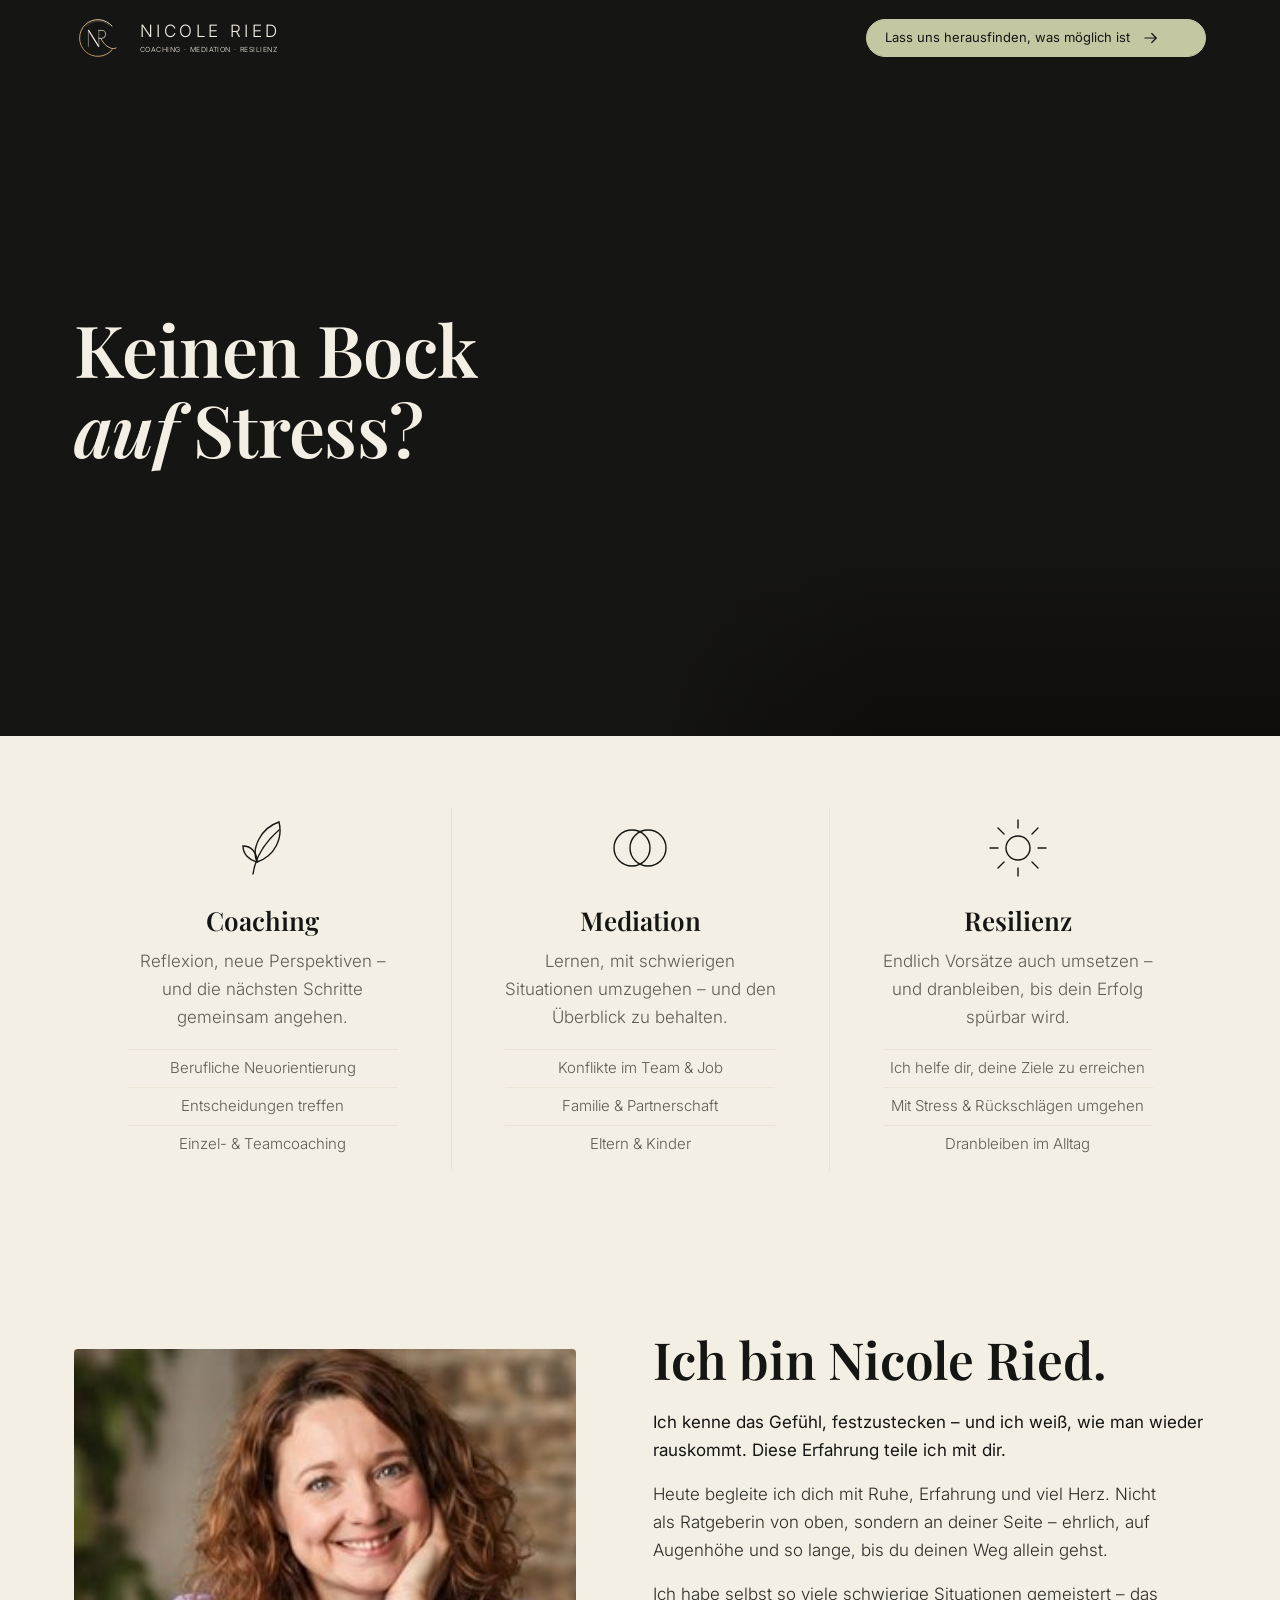
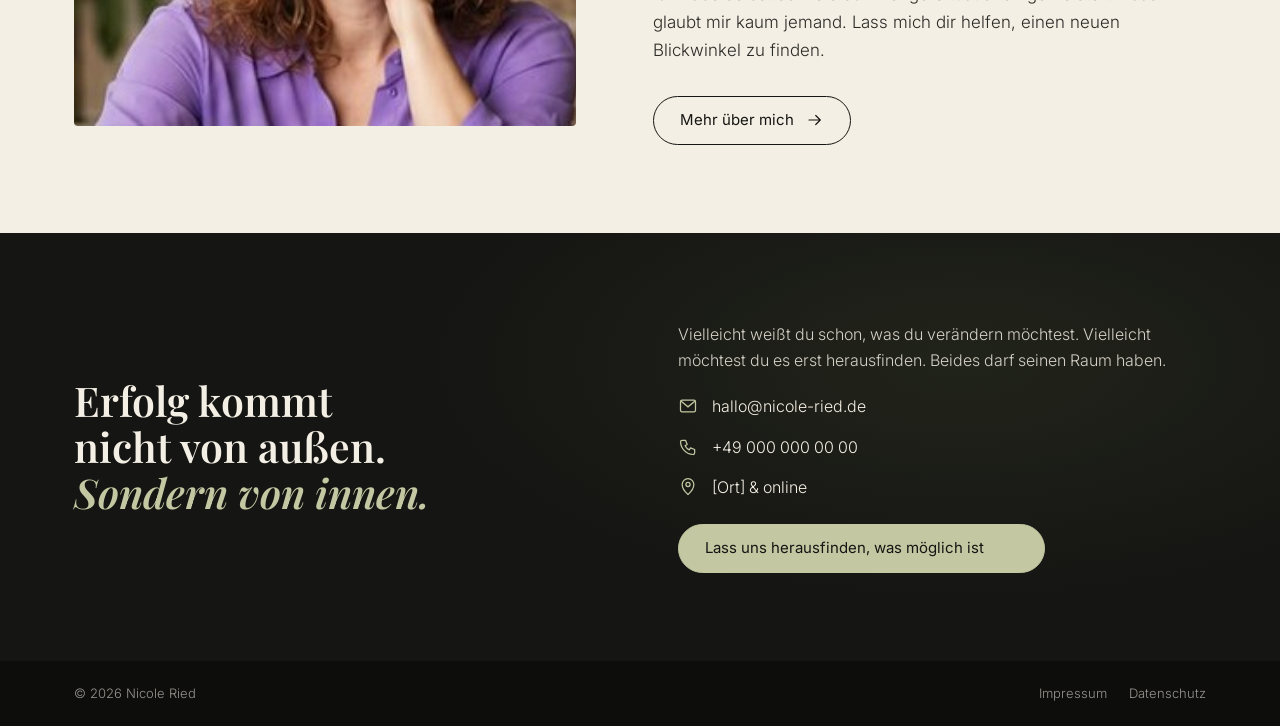
<file: index.html>
<!doctype html>
<html lang="de">
<head>
  <meta charset="utf-8">
  <meta name="viewport" content="width=device-width, initial-scale=1">
  <title>Nicole Ried – Coaching · Mediation · Resilienz</title>
  <link rel="icon" href="assets/logo/favicon.svg" type="image/svg+xml">
  <link rel="icon" href="assets/logo/favicon-32.png" sizes="32x32" type="image/png">
  <link rel="apple-touch-icon" href="assets/logo/apple-touch-icon.png">
  <meta name="description" content="Systemische Coachin und Mediatorin. Konflikte klären und Ziele wirklich erreichen – für mehr Klarheit und Handlungsspielraum.">
  <link rel="preconnect" href="https://fonts.googleapis.com">
  <link rel="preconnect" href="https://fonts.gstatic.com" crossorigin>
  <link href="https://fonts.googleapis.com/css2?family=Inter:wght@300;400;500&family=Playfair+Display:ital,wght@0,500;0,600;0,700;1,600&display=swap" rel="stylesheet">
  <style>
    :root {
      --ink: #151513;
      --ink-soft: #2a2a26;
      --olive: #5b6a3e;
      --sage: #c3c8a2;
      --sage-dark: #a9b083;
      --cream: #f4efe4;
      --cream-2: #ebe4d4;
      --text: #2b2b27;
      --muted: #5d5c55;
      --serif: "Playfair Display", Georgia, serif;
      --sans: "Inter", system-ui, sans-serif;
      --max: 1180px;
      --radius: 999px;
    }
    *, *::before, *::after { box-sizing: border-box; }
    html { scroll-behavior: smooth; scroll-padding-top: 80px; }
    body {
      margin: 0; background: var(--cream); color: var(--text);
      font: 300 17px/1.65 var(--sans); -webkit-font-smoothing: antialiased;
    }
    img { display: block; max-width: 100%; }
    a { color: inherit; }
    h1, h2, h3 { font-family: var(--serif); font-weight: 600; color: var(--ink); margin: 0; line-height: 1.12; text-wrap: balance; }
    .wrap { max-width: var(--max); margin: 0 auto; padding: 0 24px; }
    .eyebrow { font-size: 12px; letter-spacing: .22em; text-transform: uppercase; color: var(--muted); margin: 0 0 10px; font-weight: 400; }
    .script { font-family: var(--serif); font-style: italic; font-weight: 600; line-height: 1.2; }

    /* Buttons */
    .btn {
      display: inline-flex; align-items: center; gap: 12px;
      padding: 13px 26px; border-radius: var(--radius);
      font: 400 15px/1.35 var(--sans); text-decoration: none; cursor: pointer;
      transition: background .2s, color .2s, transform .2s;
    }
    .btn svg { width: 18px; height: 18px; flex: none; transition: transform .2s; }
    .btn:hover svg { transform: translateX(4px); }
    .btn-sage { background: var(--sage); color: var(--ink); border: 1px solid var(--sage); }
    .btn-sage:hover { background: var(--cream); }
    .btn-outline { border: 1px solid var(--ink); color: var(--ink); background: transparent; }
    .btn-outline:hover { background: var(--ink); color: var(--cream); }

    /* Header */
    .site-header { position: sticky; top: 0; z-index: 50; background: var(--ink); color: var(--cream); }
    .nav { display: flex; align-items: center; justify-content: space-between; gap: 16px; min-height: 76px; padding-block: 12px; }
    .brand { display: flex; align-items: center; gap: 18px; text-decoration: none; }
    .brand svg { width: 48px; height: 48px; color: var(--cream); flex: none; }
    /* Logo zeichnet sich ein: erst der Kreis, dann N, dann R mit ausschwingendem Bein */
    .logo-anim path { stroke-dasharray: 1 2; stroke-dashoffset: 1; animation: logo-draw var(--dur, .7s) ease-in-out var(--delay, 0s) forwards; }
    .logo-anim .d1 { --dur: 1.6s; --delay: .2s; }
    .logo-anim .d2 { --dur: 1.2s; --delay: .6s; }
    .logo-anim .d3 { --dur: .45s; --delay: 1.3s; }
    .logo-anim .d4 { --dur: .5s;  --delay: 1.7s; }
    .logo-anim .d5 { --dur: .45s; --delay: 2.15s; }
    .logo-anim .d6 { --dur: .6s;  --delay: 2.5s; }
    .logo-anim .d7 { --dur: .9s;  --delay: 3s; }
    @keyframes logo-draw { to { stroke-dashoffset: 0; } }
    .brand-name, .brand-sub { opacity: 0; animation: brand-in 1.2s ease 1.4s forwards; }
    @keyframes brand-in { to { opacity: 1; } }
    @media (prefers-reduced-motion: reduce) {
      .logo-anim path { animation: none; stroke-dashoffset: 0; }
      .brand-name, .brand-sub { animation: none; opacity: 1; }
    }
    /* Name und Unterzeile als Schriftzug: die Unterzeile ist exakt so breit wie der Name */
    .brand-text { display: inline-grid; line-height: 1.15; }
    .brand-name { font-size: 17px; letter-spacing: .2em; margin-right: -.2em; }
    .brand-sub {
      width: 0; min-width: 100%; margin-top: 4px; white-space: nowrap;
      font-size: 7px; letter-spacing: .07em; text-align: justify; text-align-last: justify; opacity: .75;
    }
    .nav-cta { padding: 9px 18px; font-size: 13px; flex: 0 1 340px; min-width: 0; text-align: center; text-wrap: balance; }

    /* Hero: links Text, rechts Video mit Lichtweg */
    .hero { position: relative; background: var(--ink); color: var(--cream); overflow: hidden; }
    .hero-grid { display: grid; grid-template-columns: 1fr 1.1fr; min-height: min(80vh, 660px); }
    .hero-text { display: flex; flex-direction: column; justify-content: center; padding: 64px 0; position: relative; z-index: 2; }
    .hero-kicker { font-family: var(--serif); font-style: italic; font-size: clamp(20px, 2vw, 26px); color: var(--sage); margin: 0 0 14px; }
    .hero-lead strong { font-weight: 500; color: var(--sage); }
    .hero h1 { color: var(--cream); font-size: clamp(42px, 5.6vw, 76px); font-weight: 600; letter-spacing: -.01em; margin-bottom: 36px; }
    .hero h1 em { font-style: italic; }
    .hero-lead { max-width: 38ch; font-size: 18px; opacity: .85; margin: -12px 0 36px; }
    .hero-media { position: relative; overflow: hidden; margin-right: calc((var(--page-w, 100vw) - min(var(--page-w, 100vw), var(--max))) / -2 - 24px); }
    .hero-media video {
      position: absolute; inset: 0; width: 100%; height: 100%; object-fit: cover; object-position: 30% 50%;
      background: var(--ink);
    }
    /* Morgengrauen, Lichtweg und Begriffe werden per Skript an die Videozeit gekoppelt */
    .hero-dawn {
      position: absolute; inset: 0; pointer-events: none; opacity: 0;
      background: linear-gradient(180deg, rgba(38,52,82,.55) 0%, rgba(30,38,60,.4) 50%, rgba(14,18,30,.5) 100%);
      mix-blend-mode: multiply;
    }
    .hero-sunglow {
      position: absolute; inset: 0; pointer-events: none; opacity: 0;
      background: radial-gradient(circle at var(--sun-x, 50%) var(--sun-y, 25%), rgba(255,200,110,.4), rgba(255,170,70,.1) 35%, transparent 60%);
      mix-blend-mode: screen;
    }
    /* Weicher Übergang zur Textseite und leichte Abdunklung unten */
    .hero-media::after {
      content: ""; position: absolute; inset: 0; pointer-events: none;
      background:
        linear-gradient(90deg, var(--ink) 0%, rgba(21,21,19,.45) 18%, transparent 40%),
        linear-gradient(0deg, rgba(8,6,4,.5), transparent 35%);
    }
    /* Leuchtender Weg; Koordinaten in Prozent der Videofläche */
    .hero-path {
      position: absolute; inset: 0; width: 100%; height: 100%; z-index: 1; pointer-events: none;
      filter: drop-shadow(0 0 3px rgba(255,236,190,1)) drop-shadow(0 0 10px rgba(255,190,80,.9)) drop-shadow(0 0 26px rgba(255,160,50,.55));
    }
    /* Strichmuster „1 2“: vor dem Start ist wirklich nichts sichtbar, auch kein Punkt am Linienende */
    .hero-path path {
      fill: none; stroke: #fff6e0; stroke-width: 3.2; stroke-linecap: round;
      stroke-dasharray: 1 2; stroke-dashoffset: 1;
    }
    .hero-claims { position: absolute; inset: 0; z-index: 2; list-style: none; margin: 0; padding: 0; }
    .hero-claims li {
      position: absolute; left: var(--x, 0); top: var(--y, 0);
      display: flex; align-items: center; gap: 16px; transform: translate(-5px, -50%);
      font-size: clamp(12px, 1.1vw, 16px); font-weight: 500; letter-spacing: .22em; text-transform: uppercase;
      color: #fff8ea; text-shadow: 0 1px 14px rgba(0,0,0,.6); white-space: nowrap;
      opacity: 0; transition: opacity .9s ease;
    }
    .hero-claims li.on { opacity: 1; }
    .hero-claims li::before {
      content: ""; width: 13px; height: 13px; border-radius: 50%; flex: none; background: #fffaf0;
      box-shadow: 0 0 8px 3px rgba(255,228,160,1), 0 0 22px 9px rgba(255,185,70,.75), 0 0 44px 16px rgba(255,160,50,.35);
      animation: dot-pulse 3.2s ease-in-out infinite alternate;
    }
    @keyframes dot-pulse { from { transform: scale(1); } to { transform: scale(1.25); } }
    @media (min-width: 821px) and (max-width: 1100px) {
      .hero-claims li { font-size: 11px; letter-spacing: .14em; gap: 12px; }
    }
    @media (prefers-reduced-motion: reduce) {
      .hero-claims li, .hero-claims li::before { animation: none; transition: none; }
    }

    /* Offers */
    .offers { padding: 72px 0; }
    .offer-grid { display: grid; grid-template-columns: repeat(3, 1fr); }
    .offer { text-align: center; padding: 8px 36px; scroll-margin-top: 100px; }
    .offer + .offer { border-left: 1px solid var(--cream-2); }
    .offer svg { width: 64px; height: 64px; color: var(--ink); margin: 0 auto 18px; }
    .offer h3 { font-size: 26px; margin-bottom: 12px; }
    .offer p { margin: 0 auto; max-width: 28ch; color: var(--muted); }
    .offer ul { list-style: none; margin: 18px auto 0; padding: 0; font-size: 15px; color: var(--muted); max-width: 30ch; }
    .offer li { padding: 6px 0; border-top: 1px solid var(--cream-2); }

    /* About */
    .about { padding: 88px 0; }
    .about-grid { display: grid; grid-template-columns: 1fr 1.1fr; gap: clamp(32px, 6vw, 80px); align-items: center; }
    .about-photo img { width: 100%; aspect-ratio: 4/3; object-fit: cover; border-radius: 4px; }
    .about h2 { font-size: clamp(36px, 4vw, 52px); margin-bottom: 20px; }
    .about p { margin: 0 0 16px; max-width: 52ch; }
    .about .lead { font-weight: 400; color: var(--ink); }
    .about .btn { margin-top: 16px; }

    /* Contact */
    .contact { position: relative; background: var(--ink); color: var(--cream); padding: 88px 0; overflow: hidden; }
    .contact::before {
      content: ""; position: absolute; inset: 0; opacity: .5; pointer-events: none;
      background: radial-gradient(60% 80% at 75% 30%, rgba(91,106,62,.35), transparent 70%);
    }
    .contact-grid { position: relative; display: grid; grid-template-columns: 1fr 1fr; gap: clamp(32px, 6vw, 80px); align-items: center; }
    .contact-title { font-size: clamp(30px, 3.2vw, 44px); color: var(--cream); }
    .contact-title em { color: var(--sage); }
    .contact-info { display: grid; gap: 14px; font-size: 16px; }
    .contact-info a { text-decoration: none; display: flex; align-items: center; gap: 14px; }
    .contact-info a:hover { color: var(--sage); }
    .contact-info svg { width: 20px; height: 20px; color: var(--sage); flex: none; }
    .contact-info .btn { margin-top: 10px; justify-self: start; }

    /* Footer */
    .site-footer { background: #0d0d0c; color: rgba(244,239,228,.6); font-size: 13px; padding: 22px 0; }
    .site-footer .wrap { display: flex; justify-content: space-between; flex-wrap: wrap; gap: 12px; }
    .site-footer nav { display: flex; gap: 22px; }
    .site-footer a { text-decoration: none; }
    .site-footer a:hover { color: var(--cream); }

    /* Reveal */
    .reveal { opacity: 0; transform: translateY(18px); transition: opacity .8s ease, transform .8s ease; }
    .reveal.in { opacity: 1; transform: none; }
    @media (prefers-reduced-motion: reduce) {
      html { scroll-behavior: auto; }
      .reveal { opacity: 1; transform: none; transition: none; }
    }

    /* Responsive */
    @media (max-width: 820px) {
      .hero-grid { grid-template-columns: 1fr; min-height: 0; }
      .hero-media { margin: 0 -24px; order: -1; height: 440px; }
      .hero-media video { object-position: 30% center; }
      .hero-media::after { background: linear-gradient(0deg, var(--ink) 0%, rgba(21,21,19,.35) 45%, transparent 70%); }
      .hero-path { display: none; }
      .hero-claims { inset: auto 24px 72px; display: grid; gap: 12px; }
      .hero-claims li { position: static; transform: none; font-size: 12.5px; letter-spacing: .2em; }
      .hero-text { padding: 8px 0 56px; margin-top: -40px; }
      .offer-grid { grid-template-columns: 1fr; gap: 48px; }
      .offer + .offer { border-left: 0; border-top: 1px solid var(--cream-2); padding-top: 48px; }
      .about-grid, .contact-grid { grid-template-columns: 1fr; }
    }
    @media (max-width: 480px) {
      body { font-size: 16px; }
      .wrap { padding: 0 16px; }
      .hero-media { margin: 0 -16px; height: 400px; }
      .hero-claims { inset: auto 16px 64px; }
      .brand-name { font-size: 14px; }
      .brand-sub { font-size: 5.9px; margin-top: 3px; }
      .brand { gap: 12px; }
      .brand svg { width: 38px; height: 38px; }
      .nav-cta { padding: 8px 14px; font-size: 12px; gap: 8px; }
      .nav-cta svg { display: none; }
    }
  </style>
</head>
<body>

  <!-- Wiederverwendbare Icons -->
  <svg width="0" height="0" style="position:absolute" aria-hidden="true">
    <symbol id="i-arrow" viewBox="0 0 24 24"><path d="M4 12h15M13 6l6 6-6 6" fill="none" stroke="currentColor" stroke-width="1.6" stroke-linecap="round" stroke-linejoin="round"/></symbol>
    <linearGradient id="gold" gradientUnits="userSpaceOnUse" x1="10" y1="110" x2="110" y2="10">
      <stop offset="0" stop-color="#a87b3f"/><stop offset=".55" stop-color="#e2c48f"/><stop offset="1" stop-color="#f7ecd6"/>
    </linearGradient>
    <!-- Logo „Balance Circle“: NR im Kreis, Buchstaben in currentColor, Kreis und R-Bein in Gold -->
    <symbol id="logo-nr" viewBox="0 0 120 120"><g fill="none" stroke-linecap="round" stroke-linejoin="round">
      <path stroke="url(#gold)" stroke-width="2.4" d="M95.2 89.6A46 46 0 1 1 95.2 30.4"/>
      <path stroke="url(#gold)" stroke-width=".9" opacity=".6" d="M30 30A43 43 0 0 1 87.6 27.1"/>
      <path stroke="currentColor" stroke-width="1.1" d="M36 41v40M62 81V41"/>
      <path stroke="currentColor" stroke-width="2.8" d="M36.5 41 61.5 81"/>
      <path stroke="currentColor" stroke-width="1.8" d="M62 41h7a10 10 0 0 1 0 20h-7"/>
      <path stroke="url(#gold)" stroke-width="2.2" d="M67 61c5 9 11 19 24 24 5 2 10 2 14 0"/>
    </g></symbol>
    <symbol id="i-mail" viewBox="0 0 24 24"><g fill="none" stroke="currentColor" stroke-width="1.5"><rect x="3" y="5" width="18" height="14" rx="2"/><path d="m3.5 6 8.5 7 8.5-7"/></g></symbol>
    <symbol id="i-phone" viewBox="0 0 24 24"><path d="M5 4h4l2 5-2.5 1.5a11 11 0 0 0 5 5L15 13l5 2v4a2 2 0 0 1-2 2A16 16 0 0 1 3 6a2 2 0 0 1 2-2" fill="none" stroke="currentColor" stroke-width="1.5" stroke-linejoin="round"/></symbol>
    <symbol id="i-pin" viewBox="0 0 24 24"><g fill="none" stroke="currentColor" stroke-width="1.5"><path d="M12 21s-7-6.2-7-12a7 7 0 0 1 14 0c0 5.8-7 12-7 12Z"/><circle cx="12" cy="9" r="2.5"/></g></symbol>
  </svg>

  <header class="site-header">
    <div class="wrap nav">
      <a class="brand" href="#start" aria-label="Nicole Ried – zum Seitenanfang">
        <!-- Logo direkt eingebettet, damit es sich beim Laden einzeichnen kann -->
        <svg class="logo-anim" viewBox="0 0 120 120" aria-hidden="true"><g fill="none" stroke-linecap="round" stroke-linejoin="round">
          <path class="d1" pathLength="1" stroke="url(#gold)" stroke-width="2.4" d="M95.2 89.6A46 46 0 1 1 95.2 30.4"/>
          <path class="d2" pathLength="1" stroke="url(#gold)" stroke-width=".9" opacity=".6" d="M30 30A43 43 0 0 1 87.6 27.1"/>
          <path class="d3" pathLength="1" stroke="currentColor" stroke-width="1.1" d="M36 81V41"/>
          <path class="d4" pathLength="1" stroke="currentColor" stroke-width="2.8" d="M36.5 41 61.5 81"/>
          <path class="d5" pathLength="1" stroke="currentColor" stroke-width="1.1" d="M62 81V41"/>
          <path class="d6" pathLength="1" stroke="currentColor" stroke-width="1.8" d="M62 41h7a10 10 0 0 1 0 20h-7"/>
          <path class="d7" pathLength="1" stroke="url(#gold)" stroke-width="2.2" d="M67 61c5 9 11 19 24 24 5 2 10 2 14 0"/>
        </g></svg>
        <span class="brand-text">
          <span class="brand-name">NICOLE RIED</span>
          <span class="brand-sub">COACHING · MEDIATION · RESILIENZ</span>
        </span>
      </a>
      <a class="btn btn-sage nav-cta" href="kennenlernen.html">Lass uns herausfinden, was möglich ist <svg><use href="#i-arrow"/></svg></a>
    </div>
  </header>

  <main>
    <!-- Hero -->
    <section class="hero" id="start">
      <div class="wrap hero-grid">
        <div class="hero-text">
          <h1>Keinen Bock<br><em>auf</em> Stress?</h1>
        </div>
        <div class="hero-media">
          <!-- Hintergrundvideo: Mixkit „Silhouette of the mountain and the sunrise“ (Mixkit Stock Video Free License) -->
          <video class="hero-video" muted playsinline preload="auto" aria-hidden="true" src="assets/video/hero-berg.mp4"></video>
          <div class="hero-dawn"></div>
          <div class="hero-sunglow"></div>
          <!-- Lichtweg in Video-Koordinaten (1280 × 720): steigt den dunklen Berghang hinauf bis zum Gipfel -->
          <svg class="hero-path" aria-hidden="true"><g>
            <path pathLength="1" d="M600 780C560 720 470 660 400 600 360 565 350 535 360 500 370 465 335 435 330 400 325 360 360 300 425 255"/>
          </g></svg>
          <ul class="hero-claims">
            <li>Konflikte klären</li>
            <li>Innerlich wachsen</li>
            <li>Ziele erreichen</li>
          </ul>
        </div>
      </div>
    </section>

    <!-- Angebote -->
    <section class="offers" aria-label="Angebote">
      <div class="wrap offer-grid">
        <article class="offer reveal" id="coaching">
          <svg viewBox="0 0 64 64" fill="none" stroke="currentColor" stroke-width="1.4" stroke-linecap="round"><path d="M22 58c2-14 10-30 26-44"/><path d="M48 6c4 16-4 34-22 40-6-14 4-34 22-40Z"/><path d="M26 46c-8-2-14-8-14-16 8 0 14 6 14 16Z"/></svg>
          <h3>Coaching</h3>
          <p>Reflexion, neue Perspektiven – und die nächsten Schritte gemeinsam angehen.</p>
          <ul><li>Berufliche Neuorientierung</li><li>Entscheidungen treffen</li><li>Einzel- &amp; Teamcoaching</li></ul>
        </article>
        <article class="offer reveal" id="mediation">
          <svg viewBox="0 0 64 64" fill="none" stroke="currentColor" stroke-width="1.4"><circle cx="24" cy="32" r="18"/><circle cx="40" cy="32" r="18"/></svg>
          <h3>Mediation</h3>
          <p>Lernen, mit schwierigen Situationen umzugehen – und den Überblick zu behalten.</p>
          <ul><li>Konflikte im Team &amp; Job</li><li>Familie &amp; Partnerschaft</li><li>Eltern &amp; Kinder</li></ul>
        </article>
        <article class="offer reveal" id="ziele">
          <svg viewBox="0 0 64 64" fill="none" stroke="currentColor" stroke-width="1.4" stroke-linecap="round" aria-hidden="true"><circle cx="32" cy="32" r="12"/><path d="M32 4v8M32 52v8M4 32h8M52 32h8M12 12l6 6M46 46l6 6M12 52l6-6M46 18l6-6"/></svg>
          <h3>Resilienz</h3>
          <p>Endlich Vorsätze auch umsetzen – und dranbleiben, bis dein Erfolg spürbar wird.</p>
          <ul><li>Ich helfe dir, deine Ziele zu erreichen</li><li>Mit Stress &amp; Rückschlägen umgehen</li><li>Dranbleiben im Alltag</li></ul>
        </article>
      </div>
    </section>

    <!-- Über mich -->
    <section class="about" id="ueber-mich">
      <div class="wrap about-grid">
        <div class="about-photo reveal">
          <img src="assets/img/portrait.jpg" alt="Nicole Ried, lächelnd" loading="lazy">
        </div>
        <div class="reveal">
          <h2>Ich bin Nicole Ried.</h2>
          <p class="lead">Ich kenne das Gefühl, festzustecken – und ich weiß, wie man wieder rauskommt. Diese Erfahrung teile ich mit dir.</p>
          <p>Heute begleite ich dich mit Ruhe, Erfahrung und viel Herz. Nicht als Ratgeberin von oben, sondern an deiner Seite – ehrlich, auf Augenhöhe und so lange, bis du deinen Weg allein gehst.</p>
          <p>Ich habe selbst so viele schwierige Situationen gemeistert – das glaubt mir kaum jemand. Lass mich dir helfen, einen neuen Blickwinkel zu finden.</p>
          <a class="btn btn-outline" href="kennenlernen.html">Mehr über mich <svg><use href="#i-arrow"/></svg></a>
        </div>
      </div>
    </section>

    <!-- Kontakt -->
    <section class="contact" id="kontakt">
      <div class="wrap contact-grid">
        <div>
          <h2 class="contact-title">Erfolg kommt nicht von außen.<br><em>Sondern von innen.</em></h2>
        </div>
        <div class="contact-info">
          <p style="margin:0 0 6px;opacity:.85">Vielleicht weißt du schon, was du verändern möchtest. Vielleicht möchtest du es erst herausfinden. Beides darf seinen Raum haben.</p>
          <a href="mailto:hallo@nicole-ried.de"><svg><use href="#i-mail"/></svg>hallo@nicole-ried.de</a>
          <a href="tel:+490000000000"><svg><use href="#i-phone"/></svg>+49 000 000 00 00</a>
          <a href="#kontakt"><svg><use href="#i-pin"/></svg>[Ort] &amp; online</a>
          <a class="btn btn-sage" href="mailto:hallo@nicole-ried.de?subject=Kontaktanfrage">Lass uns herausfinden, was möglich ist <svg><use href="#i-arrow"/></svg></a>
        </div>
      </div>
    </section>
  </main>

  <footer class="site-footer">
    <div class="wrap">
      <span>© <span id="year">2026</span> Nicole Ried</span>
      <nav><a href="#">Impressum</a><a href="#">Datenschutz</a></nav>
    </div>
  </footer>

  <script>
    // Hero: Alles hängt an der Videozeit – Morgengrauen, Sonnenaufgang, Lichtweg und Begriffe.
    // Nach rund 4 Sekunden steht das Bild komplett; das Video läuft danach ruhig weiter und bleibt am Ende stehen.
    (function () {
      const media = document.querySelector('.hero-media');
      if (!media) return;   // Unterseiten ohne Hero
      const video = media.querySelector('.hero-video');
      const dawn = media.querySelector('.hero-dawn');
      const sunglow = media.querySelector('.hero-sunglow');
      const path = media.querySelector('.hero-path path');
      const claims = [...media.querySelectorAll('.hero-claims li')];
      const reduceMotion = matchMedia('(prefers-reduced-motion: reduce)').matches;

      // Zeitplan in Sekunden Videozeit
      const T = {
        start: 4.4,                   // vorher ziehen die wilden Wolken über den Berg
        rate: .6,                     // etwas verlangsamt: ruhig, aber kein Warten
        dawnEnd: 4.7, sunrise: 5.6,   // kurz Morgengrauen, dann wärmt das Licht bis zum Sonnenaufgang auf
        pathStart: 5.0, pathEnd: 6.8  // Lichtweg ab ca. 1 s, nach ca. 4 s stehen alle drei Begriffe
      };
      // Punkte in Video-Koordinaten, von unten nach oben: Konflikte klären, Innerlich wachsen, Ziele erreichen
      const VIDEO = { w: 1280, h: 720, posX: .3, posY: .5 };   // muss zu object-position: 30% 50% passen
      const dots = [[400, 600], [360, 500], [330, 400]];
      const sun = [680, 190];
      const svg = media.querySelector('.hero-path'), group = svg.querySelector('g');

      // Anteil der Linienlänge, an dem jeder Punkt liegt – so leuchtet er genau auf, wenn die Linie ihn erreicht
      const L = path.getTotalLength();
      const claimAt = dots.map(([x, y]) => {
        let best = 0, bd = Infinity;
        for (let i = 0; i <= 400; i++) {
          const pt = path.getPointAtLength(L * i / 400), d = Math.hypot(pt.x - x, pt.y - y);
          if (d < bd) { bd = d; best = i / 400; }
        }
        return best;
      });

      // Video-Koordinaten auf die sichtbare Fläche abbilden (wie object-fit: cover)
      function layout() {
        const r = media.getBoundingClientRect();
        const k = Math.max(r.width / VIDEO.w, r.height / VIDEO.h);
        const ox = (r.width - VIDEO.w * k) * VIDEO.posX, oy = (r.height - VIDEO.h * k) * VIDEO.posY;
        svg.setAttribute('viewBox', `0 0 ${r.width} ${r.height}`);
        group.setAttribute('transform', `translate(${ox} ${oy}) scale(${k})`);
        claims.forEach((li, i) => {
          li.style.setProperty('--x', (ox + dots[i][0] * k) + 'px');
          li.style.setProperty('--y', (oy + dots[i][1] * k) + 'px');
        });
        media.style.setProperty('--sun-x', (ox + sun[0] * k) + 'px');
        media.style.setProperty('--sun-y', (oy + sun[1] * k) + 'px');
      }

      const clamp = x => Math.min(1, Math.max(0, x));
      const ease = x => x * x * (3 - 2 * x);

      function render(t) {
        const night = 1 - ease(clamp((t - T.dawnEnd) / (T.sunrise - T.dawnEnd)));   // 1 = Morgengrauen, 0 = Sonne
        video.style.filter = night > 0
          ? `saturate(${1 - .65 * night}) brightness(${1 - .5 * night}) contrast(${1 + .05 * night})`
          : '';
        dawn.style.opacity = night;
        sunglow.style.opacity = ease(clamp((t - T.pathStart) / 1.2));
        const p = clamp((t - T.pathStart) / (T.pathEnd - T.pathStart));
        path.style.strokeDashoffset = 1 - p;
        claims.forEach((li, i) => li.classList.toggle('on', p >= claimAt[i]));
      }

      let raf = 0;
      function loop() {
        render(video.currentTime);
        if (!video.paused && !video.ended) raf = requestAnimationFrame(loop);
      }

      function start() {
        if (reduceMotion) { video.currentTime = video.duration - .1; render(T.pathEnd); return; }
        video.currentTime = T.start;
        video.playbackRate = T.rate;
        render(T.start);
        video.play().then(() => { raf = requestAnimationFrame(loop); }).catch(() => render(T.pathEnd));
      }
      video.addEventListener('ended', () => render(T.pathEnd));   // letztes Bild bleibt stehen
      addEventListener('resize', layout);
      layout();
      if (video.readyState >= 1) start(); else video.addEventListener('loadedmetadata', start, { once: true });
    })();

    // Seitenbreite ohne Scrollbalken, damit vollbreite Abschnitte exakt am Raster ausrichten
    const setPageWidth = () => document.documentElement.style.setProperty('--page-w', document.documentElement.clientWidth + 'px');
    setPageWidth();
    addEventListener('resize', setPageWidth);

    // Sanftes Einblenden
    const reveal = new IntersectionObserver(entries => {
      entries.forEach(en => { if (en.isIntersecting) { en.target.classList.add('in'); reveal.unobserve(en.target); } });
    }, { threshold: .15 });
    document.querySelectorAll('.reveal').forEach(el => reveal.observe(el));


    document.getElementById('year').textContent = new Date().getFullYear();
  </script>
</body>
</html>
</file>
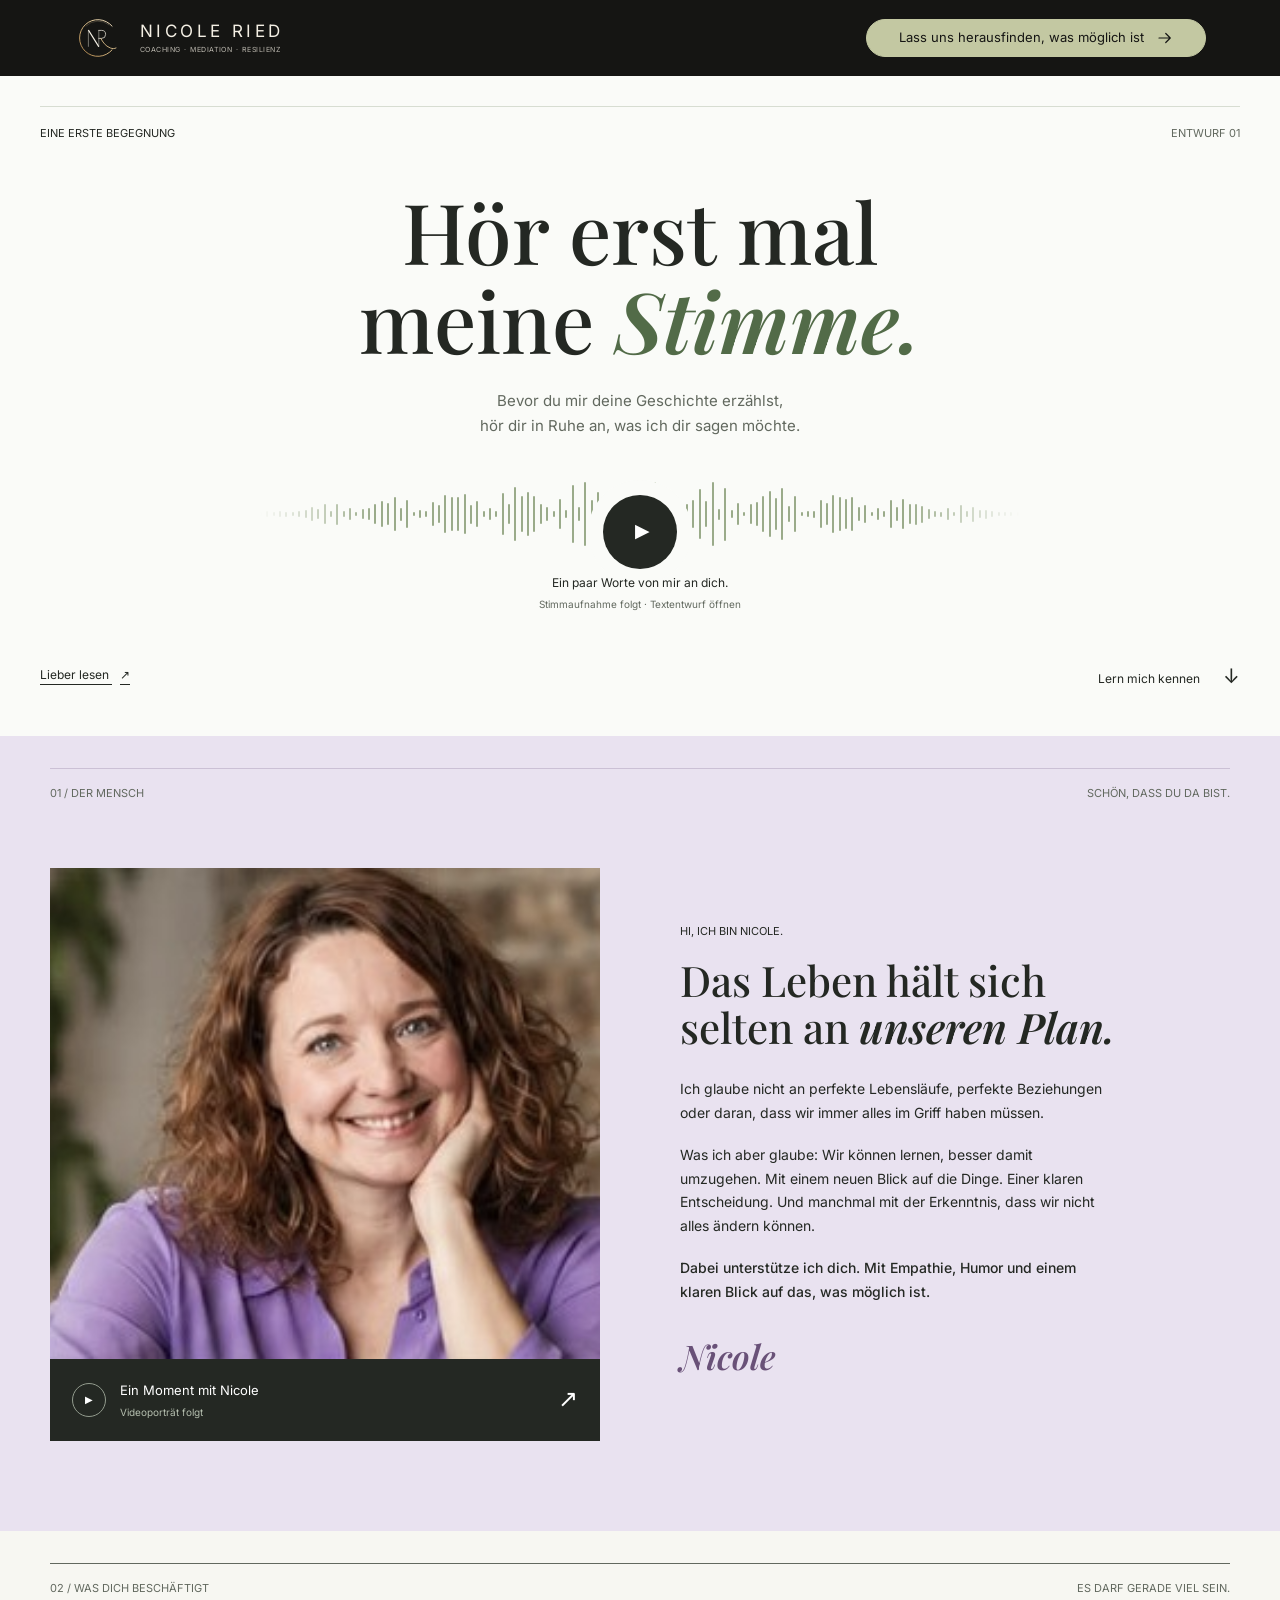
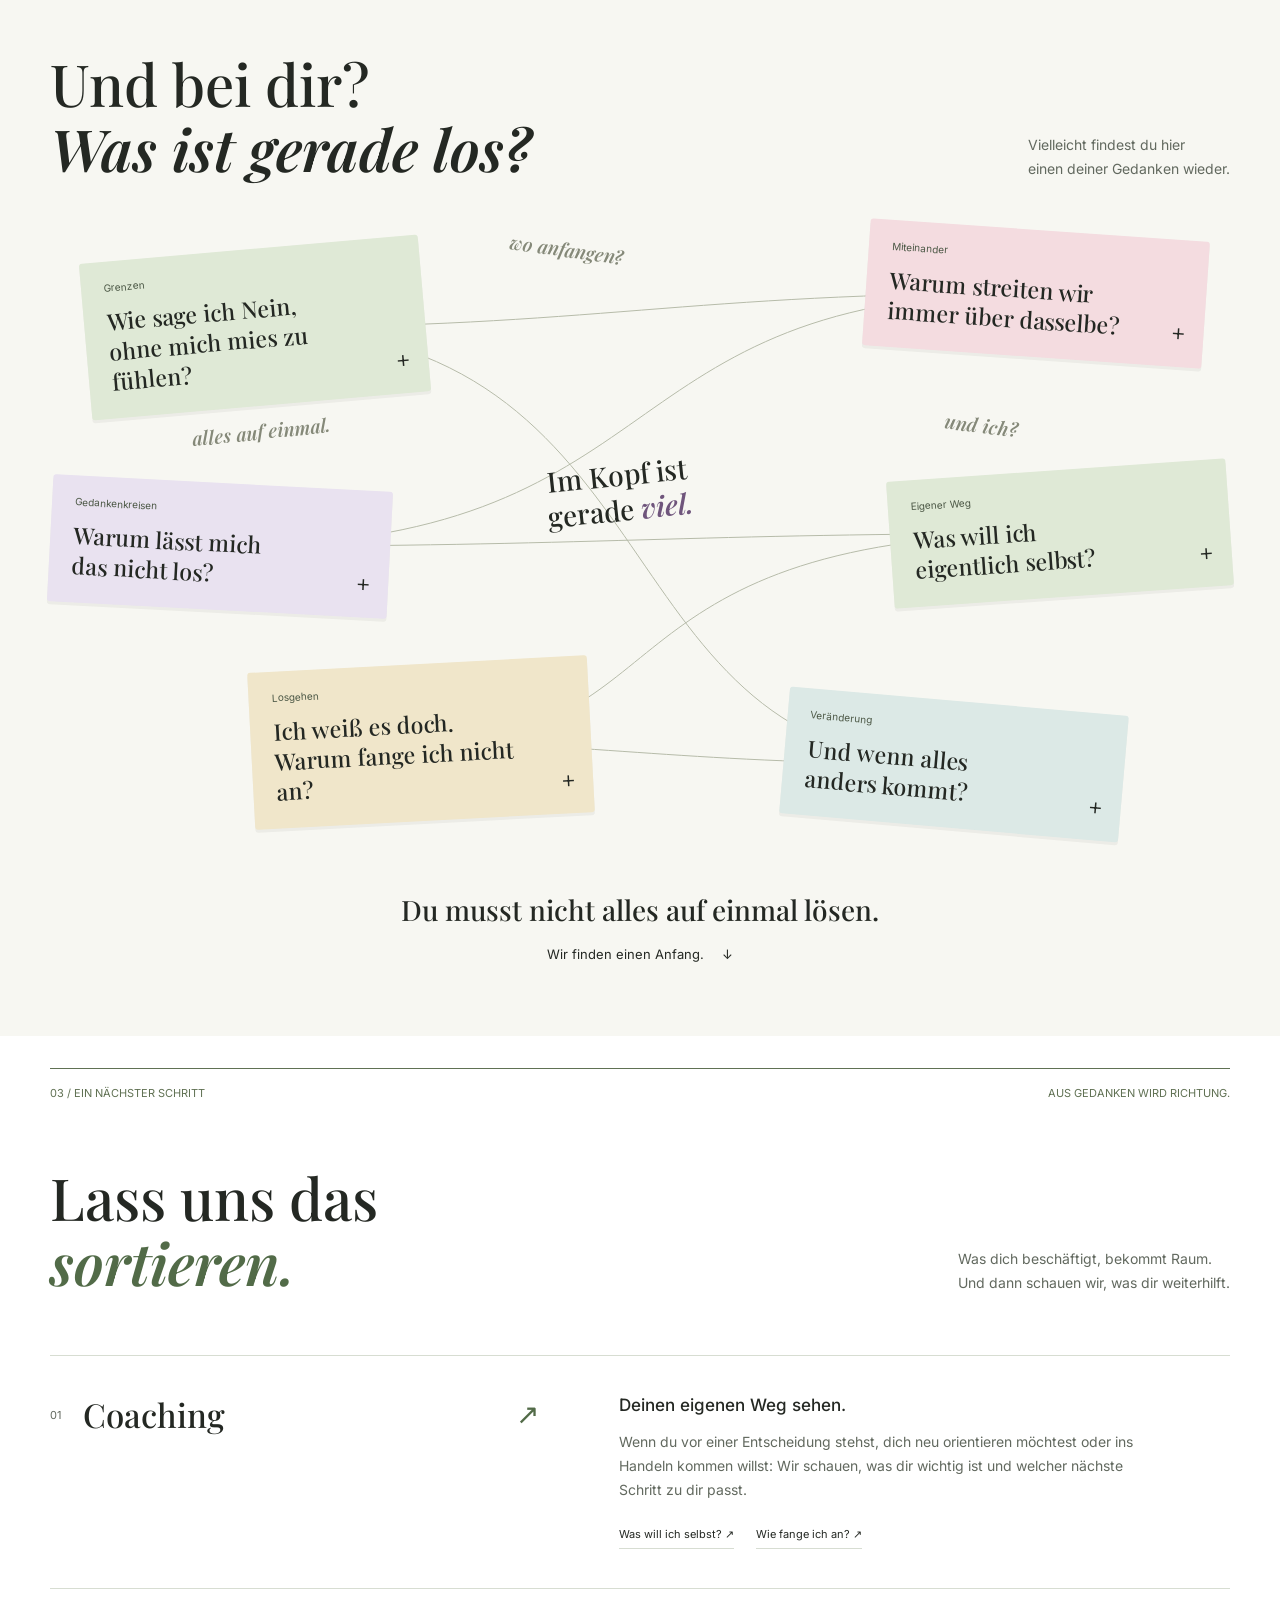
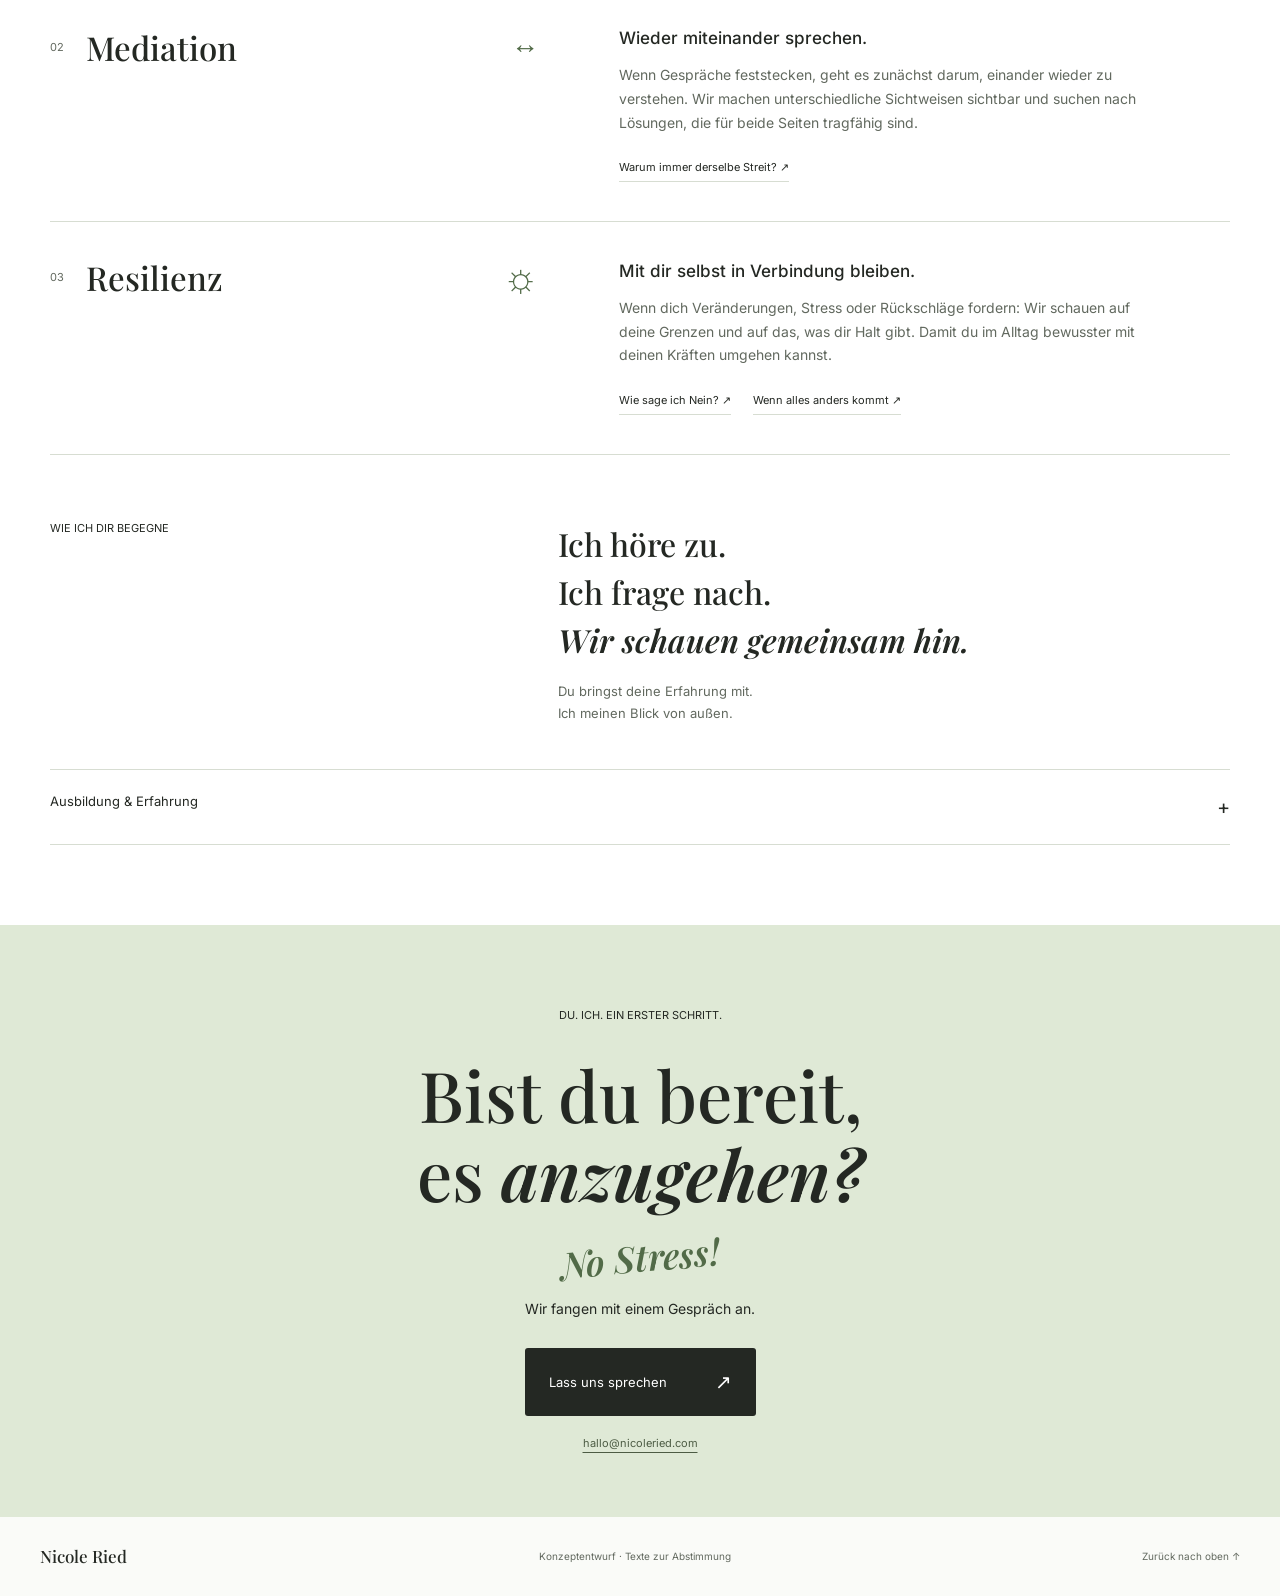
<file: kennenlernen.html>
<!doctype html>
<html lang="de">
<head>
  <meta charset="utf-8">
  <meta name="viewport" content="width=device-width, initial-scale=1">
  <meta name="robots" content="noindex, nofollow">
  <meta name="description" content="Nicole kennenlernen. Eine erste Begegnung und ein neuer Blick auf das, was dich gerade beschäftigt.">
  <title>Nicole kennenlernen · Entwurf</title>
  <link rel="icon" href="assets/logo/favicon.svg" type="image/svg+xml">
  <link rel="stylesheet" href="wordpress-theme/nicole-ried/assets/fonts/fonts.css">
  <link rel="stylesheet" href="wordpress-theme/nicole-ried/assets/css/kennenlernen.css">
  <link rel="stylesheet" href="wordpress-theme/nicole-ried/assets/css/kennenlernen-header.css">
  <script src="wordpress-theme/nicole-ried/assets/js/kennenlernen.js" defer></script>
</head>
<body>
  <a class="skip-link" href="#inhalt">Zum Inhalt</a>
  <svg width="0" height="0" style="position:absolute" aria-hidden="true">
    <symbol id="i-arrow" viewBox="0 0 24 24"><path d="M4 12h15M13 6l6 6-6 6" fill="none" stroke="currentColor" stroke-width="1.6" stroke-linecap="round" stroke-linejoin="round"/></symbol>
    <linearGradient id="gold" gradientUnits="userSpaceOnUse" x1="10" y1="110" x2="110" y2="10">
      <stop offset="0" stop-color="#a87b3f"/><stop offset=".55" stop-color="#e2c48f"/><stop offset="1" stop-color="#f7ecd6"/>
    </linearGradient>
    <!-- Logo „Balance Circle“: NR im Kreis, Buchstaben in currentColor, Kreis und R-Bein in Gold -->
    <symbol id="logo-nr" viewBox="0 0 120 120"><g fill="none" stroke-linecap="round" stroke-linejoin="round">
      <path stroke="url(#gold)" stroke-width="2.4" d="M95.2 89.6A46 46 0 1 1 95.2 30.4"/>
      <path stroke="url(#gold)" stroke-width=".9" opacity=".6" d="M30 30A43 43 0 0 1 87.6 27.1"/>
      <path stroke="currentColor" stroke-width="1.1" d="M36 41v40M62 81V41"/>
      <path stroke="currentColor" stroke-width="2.8" d="M36.5 41 61.5 81"/>
      <path stroke="currentColor" stroke-width="1.8" d="M62 41h7a10 10 0 0 1 0 20h-7"/>
      <path stroke="url(#gold)" stroke-width="2.2" d="M67 61c5 9 11 19 24 24 5 2 10 2 14 0"/>
    </g></symbol>
    <symbol id="i-mail" viewBox="0 0 24 24"><g fill="none" stroke="currentColor" stroke-width="1.5"><rect x="3" y="5" width="18" height="14" rx="2"/><path d="m3.5 6 8.5 7 8.5-7"/></g></symbol>
    <symbol id="i-phone" viewBox="0 0 24 24"><path d="M5 4h4l2 5-2.5 1.5a11 11 0 0 0 5 5L15 13l5 2v4a2 2 0 0 1-2 2A16 16 0 0 1 3 6a2 2 0 0 1 2-2" fill="none" stroke="currentColor" stroke-width="1.5" stroke-linejoin="round"/></symbol>
    <symbol id="i-pin" viewBox="0 0 24 24"><g fill="none" stroke="currentColor" stroke-width="1.5"><path d="M12 21s-7-6.2-7-12a7 7 0 0 1 14 0c0 5.8-7 12-7 12Z"/><circle cx="12" cy="9" r="2.5"/></g></symbol>
  </svg>

  <header class="site-header">
    <div class="wrap nav">
      <a class="brand" href="index.html" aria-label="Nicole Ried – zur Startseite">
        <!-- Logo direkt eingebettet, damit es sich beim Laden einzeichnen kann -->
        <svg class="logo-anim" viewBox="0 0 120 120" aria-hidden="true"><g fill="none" stroke-linecap="round" stroke-linejoin="round">
          <path class="d1" pathLength="1" stroke="url(#gold)" stroke-width="2.4" d="M95.2 89.6A46 46 0 1 1 95.2 30.4"/>
          <path class="d2" pathLength="1" stroke="url(#gold)" stroke-width=".9" opacity=".6" d="M30 30A43 43 0 0 1 87.6 27.1"/>
          <path class="d3" pathLength="1" stroke="currentColor" stroke-width="1.1" d="M36 81V41"/>
          <path class="d4" pathLength="1" stroke="currentColor" stroke-width="2.8" d="M36.5 41 61.5 81"/>
          <path class="d5" pathLength="1" stroke="currentColor" stroke-width="1.1" d="M62 81V41"/>
          <path class="d6" pathLength="1" stroke="currentColor" stroke-width="1.8" d="M62 41h7a10 10 0 0 1 0 20h-7"/>
          <path class="d7" pathLength="1" stroke="url(#gold)" stroke-width="2.2" d="M67 61c5 9 11 19 24 24 5 2 10 2 14 0"/>
        </g></svg>
        <span class="brand-text">
          <span class="brand-name">NICOLE RIED</span>
          <span class="brand-sub">COACHING · MEDIATION · RESILIENZ</span>
        </span>
      </a>
      <a class="btn btn-sage nav-cta" href="#gedanken">Lass uns herausfinden, was möglich ist <svg><use href="#i-arrow"/></svg></a>
    </div>
  </header>

  <main id="inhalt">
    <section class="voice" id="stimme" aria-labelledby="voice-title">
      <div class="voice-top"><span class="eyebrow">Eine erste Begegnung</span><span class="draft-label">Entwurf 01</span></div>
      <h1 id="voice-title">Hör erst mal<br>meine <em>Stimme.</em></h1>
      <p class="voice-intro">Bevor du mir deine Geschichte erzählst,<br>hör dir in Ruhe an, was ich dir sagen möchte.</p>
      <div class="voice-track">
        <div class="wave" aria-hidden="true"></div>
        <button class="play-button" type="button" data-dialog="audio-dialog" aria-label="Nachricht von Nicole: Textentwurf öffnen" title="Textentwurf öffnen; Stimmaufnahme folgt"><span aria-hidden="true">▶</span></button>
        <span class="track-caption">Ein paar Worte von mir an dich.<small>Stimmaufnahme folgt · Textentwurf öffnen</small></span>
      </div>
      <div class="voice-bottom"><button class="text-link" type="button" data-dialog="audio-dialog">Lieber lesen <span aria-hidden="true">↗</span></button><a class="scroll-link" href="#nicole">Lern mich kennen <span aria-hidden="true">↓</span></a></div>
    </section>

    <section class="person" id="nicole" aria-labelledby="person-title">
      <div class="section-index"><span>01 / Der Mensch</span><span>Schön, dass du da bist.</span></div>
      <div class="person-grid">
        <div class="portrait">
          <img src="assets/img/portrait.jpg" alt="Nicole Ried, lächelnd" width="378" height="217" loading="lazy">
          <button class="video-button" type="button" data-dialog="video-dialog" aria-label="Videoporträt: Gesprächsentwurf öffnen" title="Gesprächsentwurf öffnen; Video folgt"><span class="video-play" aria-hidden="true">▶</span><span>Ein Moment mit Nicole<small>Videoporträt folgt</small></span><span aria-hidden="true">↗</span></button>
        </div>
        <div class="person-text">
          <p class="eyebrow">Hi, ich bin Nicole.</p>
          <h2 id="person-title">Das Leben hält sich<br>selten an <em>unseren Plan.</em></h2>
          <p>Ich glaube nicht an perfekte Lebensläufe, perfekte Beziehungen oder daran, dass wir immer alles im Griff haben müssen.</p>
          <p>Was ich aber glaube: Wir können lernen, besser damit umzugehen. Mit einem neuen Blick auf die Dinge. Einer klaren Entscheidung. Und manchmal mit der Erkenntnis, dass wir nicht alles ändern können.</p>
          <p class="person-closing">Dabei unterstütze ich dich. Mit Empathie, Humor und einem klaren Blick auf das, was möglich ist.</p>
          <span class="signature" aria-hidden="true">Nicole</span>
        </div>
      </div>
    </section>

    <section class="thoughts" id="gedanken" aria-labelledby="thought-title">
      <div class="section-index"><span>02 / Was dich beschäftigt</span><span>Es darf gerade viel sein.</span></div>
      <div class="thought-heading"><h2 id="thought-title">Und bei dir?<br><em>Was ist gerade los?</em></h2><p>Vielleicht findest du hier<br>einen deiner Gedanken wieder.</p></div>
      <div class="thought-map" aria-label="Gedanken zum Entdecken">
        <canvas class="connections" aria-hidden="true"></canvas>
        <span class="map-note note-a" aria-hidden="true">wo anfangen?</span>
        <span class="map-note note-b" aria-hidden="true">alles auf einmal.</span>
        <span class="map-note note-c" aria-hidden="true">und ich?</span>
        <span class="map-center" aria-hidden="true">Im Kopf ist<br>gerade <em>viel.</em></span>
        <button class="thought thought-a" data-topic="grenzen" aria-haspopup="dialog"><span class="thought-category">Grenzen</span>Wie sage ich Nein,<br>ohne mich mies zu fühlen?<span class="thought-plus" aria-hidden="true">+</span></button>
        <button class="thought thought-b" data-topic="konflikte" aria-haspopup="dialog"><span class="thought-category">Miteinander</span>Warum streiten wir<br>immer über dasselbe?<span class="thought-plus" aria-hidden="true">+</span></button>
        <button class="thought thought-c" data-topic="gedankenkreisen" aria-haspopup="dialog"><span class="thought-category">Gedankenkreisen</span>Warum lässt mich<br>das nicht los?<span class="thought-plus" aria-hidden="true">+</span></button>
        <button class="thought thought-d" data-topic="richtung" aria-haspopup="dialog"><span class="thought-category">Eigener Weg</span>Was will ich<br>eigentlich selbst?<span class="thought-plus" aria-hidden="true">+</span></button>
        <button class="thought thought-e" data-topic="anfangen" aria-haspopup="dialog"><span class="thought-category">Losgehen</span>Ich weiß es doch.<br>Warum fange ich nicht an?<span class="thought-plus" aria-hidden="true">+</span></button>
        <button class="thought thought-f" data-topic="veraenderung" aria-haspopup="dialog"><span class="thought-category">Veränderung</span>Und wenn alles<br>anders kommt?<span class="thought-plus" aria-hidden="true">+</span></button>
      </div>
      <div class="thought-outro"><p>Du musst nicht alles auf einmal lösen.</p><a href="#sortieren">Wir finden einen Anfang. <span aria-hidden="true">↓</span></a></div>
    </section>

    <section class="order" id="sortieren" aria-labelledby="order-title">
      <div class="section-index"><span>03 / Ein nächster Schritt</span><span>Aus Gedanken wird Richtung.</span></div>
      <div class="order-heading"><h2 id="order-title">Lass uns das<br><em>sortieren.</em></h2><p>Was dich beschäftigt, bekommt Raum.<br>Und dann schauen wir, was dir weiterhilft.</p></div>
      <div class="work-list">
        <article class="work" id="coaching-weg">
          <div class="work-name"><span class="work-no">01</span><h3>Coaching</h3><span class="work-symbol" aria-hidden="true">↗</span></div>
          <div class="work-description"><h4>Deinen eigenen Weg sehen.</h4><p>Wenn du vor einer Entscheidung stehst, dich neu orientieren möchtest oder ins Handeln kommen willst: Wir schauen, was dir wichtig ist und welcher nächste Schritt zu dir passt.</p><div class="topic-links"><button data-topic="richtung">Was will ich selbst? ↗</button><button data-topic="anfangen">Wie fange ich an? ↗</button></div></div>
        </article>
        <article class="work" id="mediation-weg">
          <div class="work-name"><span class="work-no">02</span><h3>Mediation</h3><span class="work-symbol" aria-hidden="true">↔</span></div>
          <div class="work-description"><h4>Wieder miteinander sprechen.</h4><p>Wenn Gespräche feststecken, geht es zunächst darum, einander wieder zu verstehen. Wir machen unterschiedliche Sichtweisen sichtbar und suchen nach Lösungen, die für beide Seiten tragfähig sind.</p><div class="topic-links"><button data-topic="konflikte">Warum immer derselbe Streit? ↗</button></div></div>
        </article>
        <article class="work" id="resilienz-weg">
          <div class="work-name"><span class="work-no">03</span><h3>Resilienz</h3><span class="work-symbol sun-symbol" aria-hidden="true">☼</span></div>
          <div class="work-description"><h4>Mit dir selbst in Verbindung bleiben.</h4><p>Wenn dich Veränderungen, Stress oder Rückschläge fordern: Wir schauen auf deine Grenzen und auf das, was dir Halt gibt. Damit du im Alltag bewusster mit deinen Kräften umgehen kannst.</p><div class="topic-links"><button data-topic="grenzen">Wie sage ich Nein? ↗</button><button data-topic="veraenderung">Wenn alles anders kommt ↗</button></div></div>
        </article>
      </div>
      <div class="approach"><p class="eyebrow">Wie ich dir begegne</p><p>Ich höre zu.<br>Ich frage nach.<br><em>Wir schauen gemeinsam hin.</em></p><span>Du bringst deine Erfahrung mit.<br>Ich meinen Blick von außen.</span></div>
      <details class="credentials"><summary>Ausbildung &amp; Erfahrung <span aria-hidden="true">+</span></summary><p class="draft-note">Dieser Bereich wird mit Nicoles konkreten Ausbildungen, Abschlüssen und beruflichen Stationen ergänzt. Im Entwurf werden keine Qualifikationen vorweggenommen.</p></details>
    </section>

    <section class="contact" id="kontakt" aria-labelledby="contact-title">
      <span class="eyebrow">Du. Ich. Ein erster Schritt.</span>
      <h2 id="contact-title">Bist du bereit,<br>es <em>anzugehen?</em></h2>
      <p class="no-stress">No Stress!</p>
      <p>Wir fangen mit einem Gespräch an.</p>
      <a class="contact-button" href="mailto:hallo@nicoleried.com?subject=Ein%20erstes%20Gespr%C3%A4ch">Lass uns sprechen <span aria-hidden="true">↗</span></a>
      <a class="contact-email" href="mailto:hallo@nicoleried.com">hallo@nicoleried.com</a>
    </section>
  </main>
  <footer><a href="index.html">Nicole Ried</a><span>Konzeptentwurf · Texte zur Abstimmung</span><a href="#stimme">Zurück nach oben ↑</a></footer>

  <dialog id="audio-dialog" aria-labelledby="audio-title">
    <button class="dialog-close" aria-label="Schließen" title="Schließen">×</button>
    <p class="eyebrow">Nicoles Nachricht · Textentwurf</p><h2 id="audio-title">Ein paar Worte<br><em>an dich.</em></h2>
    <p>Vielleicht bist du hier, weil dir gerade etwas im Kopf herumgeht. Ein Gespräch. Eine Entscheidung. Oder dieses Gefühl, dass es so irgendwie nicht weitergehen kann.</p>
    <p>Du musst noch nicht wissen, wo du anfangen möchtest. Wir können gemeinsam hinschauen: Was beschäftigt dich? Was ist dir wichtig? Und was wäre ein erster Schritt, der sich für dich richtig anfühlt?</p>
    <p>Ich bin Nicole. Schau dich in Ruhe um. Vielleicht begegnet dir hier schon ein Gedanke, an dem wir anknüpfen können.</p>
    <p class="draft-note">Die persönliche Stimmaufnahme wird noch aufgenommen. Dieser Text ist ein Vorschlag zur Abstimmung mit Nicole.</p>
  </dialog>
  <dialog id="video-dialog" aria-labelledby="video-title">
    <button class="dialog-close" aria-label="Schließen" title="Schließen">×</button>
    <p class="eyebrow">Videoporträt · Gesprächsimpuls</p><h2 id="video-title">Einfach erst mal<br><em>ankommen.</em></h2>
    <p class="interview-question">„Was machst du, wenn jemand bei dir sitzt und selbst noch nicht weiß, wo er anfangen soll?“</p>
    <p class="draft-note">Hier folgt Nicoles eigene Antwort als Video. Das vorhandene Porträt dient im Entwurf als Standbild.</p>
  </dialog>
  <dialog id="thought-dialog" aria-labelledby="answer-title">
    <button class="dialog-close" aria-label="Schließen" title="Schließen">×</button>
    <p class="eyebrow" id="answer-category"></p><h2 id="answer-title"></h2>
    <p class="answer-lead" id="answer-lead"></p><p id="answer-body"></p>
    <a class="answer-path" id="answer-path" href="#sortieren">Daran können wir arbeiten <span aria-hidden="true">↗</span></a>
    <p class="draft-note">Antwortentwurf zur Abstimmung mit Nicole.</p>
  </dialog>
</body>
</html>
</file>
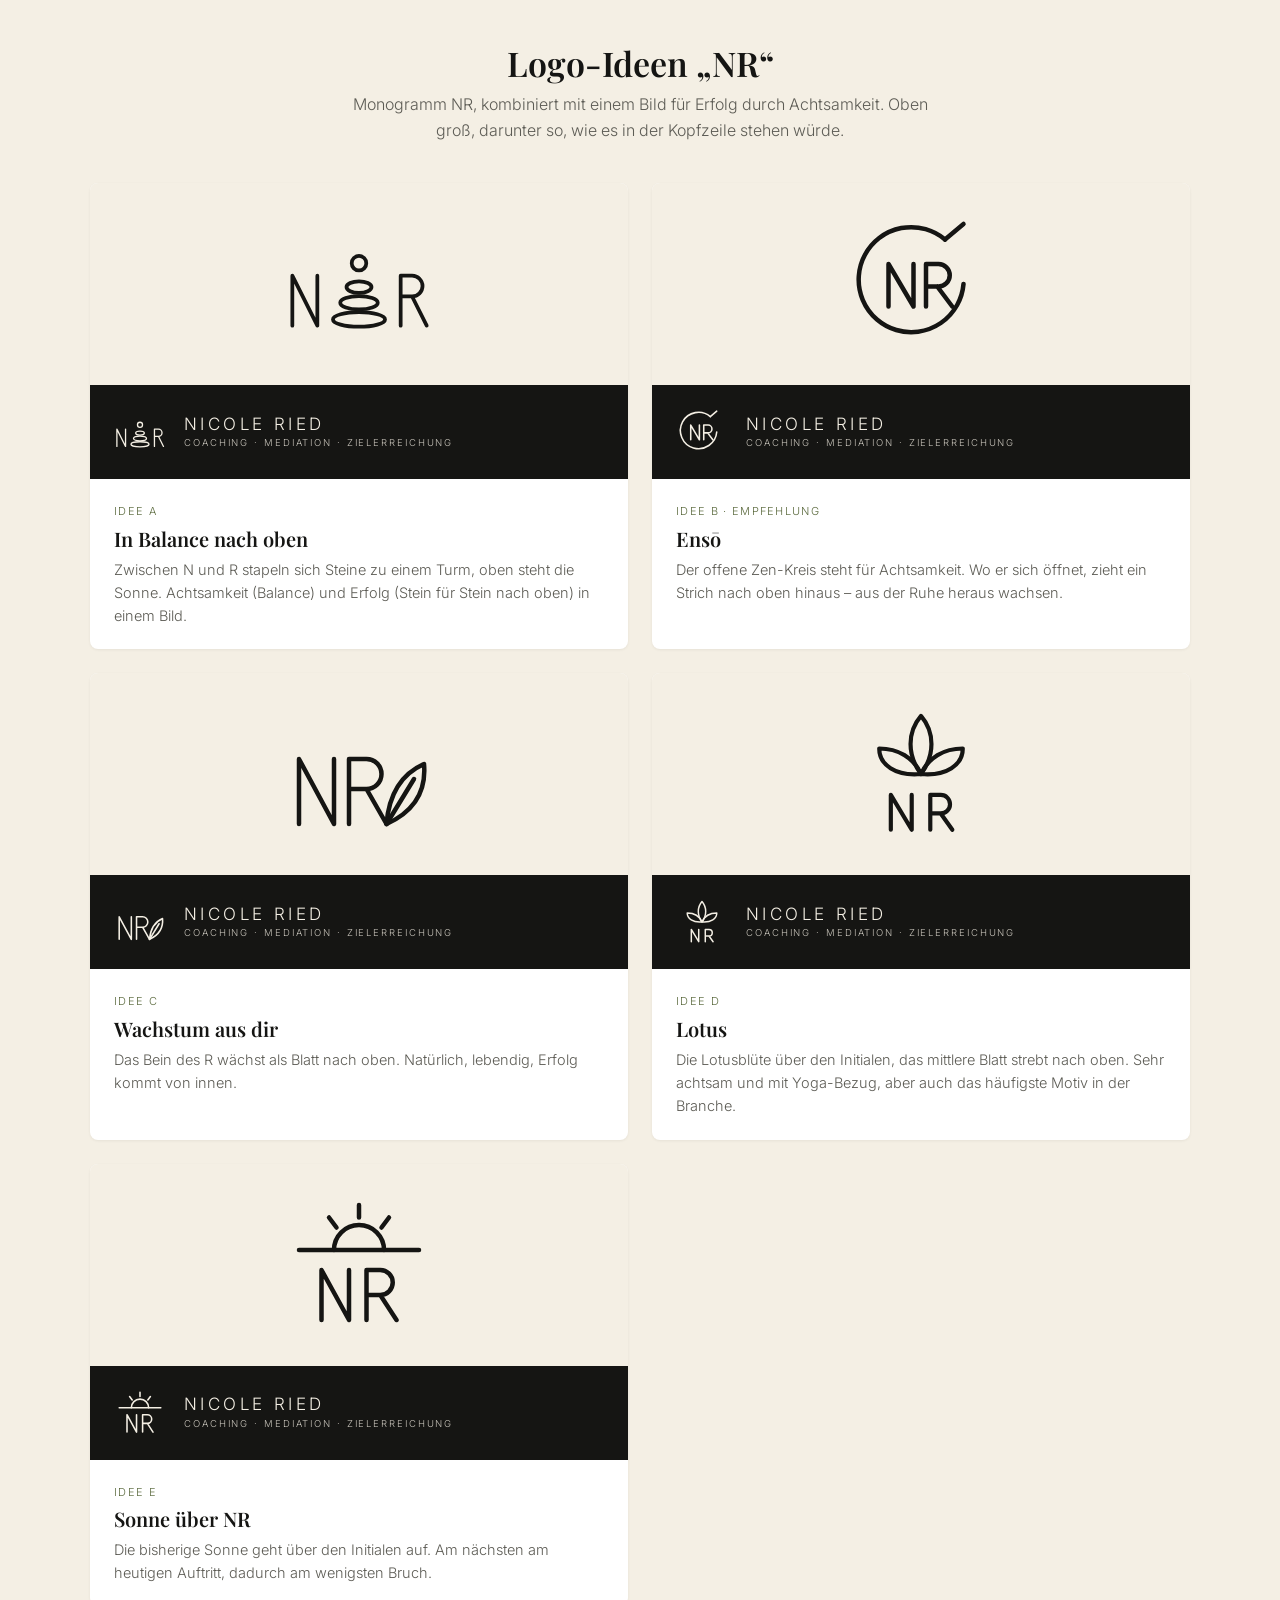
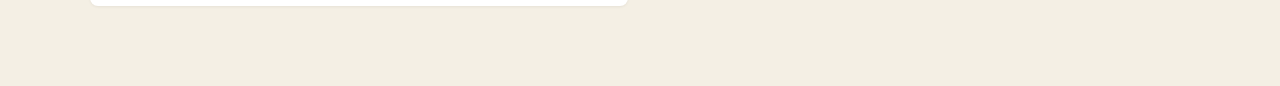
<file: logo-ideen.html>
<!doctype html>
<html lang="de">
<head>
  <meta charset="utf-8">
  <meta name="viewport" content="width=device-width, initial-scale=1">
  <title>Logo-Ideen NR</title>
  <link href="https://fonts.googleapis.com/css2?family=Inter:wght@300;400;500&family=Playfair+Display:ital,wght@0,600;1,600&display=swap" rel="stylesheet">
  <style>
    :root { --ink:#151513; --sage:#c3c8a2; --olive:#5b6a3e; --cream:#f4efe4; }
    * { box-sizing: border-box; }
    body { margin: 0; background: var(--cream); color: var(--ink); font: 300 16px/1.6 Inter, sans-serif; padding: 40px 16px 80px; }
    h1 { font: 600 34px "Playfair Display", serif; margin: 0 0 6px; text-align: center; }
    .intro { text-align: center; color: #5d5c55; margin: 0 auto 40px; max-width: 60ch; }
    .grid { max-width: 1100px; margin: 0 auto; display: grid; grid-template-columns: repeat(auto-fit, minmax(min(100%, 460px), 1fr)); gap: 24px; }
    .card { background: #fff; border-radius: 8px; overflow: hidden; box-shadow: 0 1px 3px rgba(0,0,0,.06); }
    .big { display: grid; place-items: center; padding: 36px 24px; background: var(--cream); color: var(--ink); }
    .big svg { width: 150px; height: 130px; }
    .dark { display: flex; align-items: center; gap: 18px; padding: 24px; background: var(--ink); color: var(--cream); }
    .dark svg { width: 52px; height: 46px; flex: none; }
    .name { font-size: 17px; letter-spacing: .2em; line-height: 1.25; }
    .sub { white-space: nowrap; font-size: 9.5px; letter-spacing: .2em; opacity: .8; }
    .big .acc { color: var(--olive); } .dark .acc { color: var(--sage); }
    .info { padding: 18px 24px 22px; }
    .info h2 { font: 600 20px "Playfair Display", serif; margin: 0 0 6px; }
    .info p { margin: 0; color: #5d5c55; font-size: 14.5px; }
    .tag { display: inline-block; font-size: 11px; letter-spacing: .12em; text-transform: uppercase; color: var(--olive); margin-bottom: 4px; }
  </style>
</head>
<body>
  <h1>Logo-Ideen „NR“</h1>
  <p class="intro">Monogramm NR, kombiniert mit einem Bild für Erfolg durch Achtsamkeit. Oben groß, darunter so, wie es in der Kopfzeile stehen würde.</p>

  <!-- Zeichen einmal definieren, unten mehrfach verwenden -->
  <svg width="0" height="0" style="position:absolute" aria-hidden="true">
    <!-- A: Ensō -->
    <symbol id="m-enso" viewBox="0 0 60 52">
      <g fill="none" stroke="currentColor" stroke-width="1.8" stroke-linecap="round" stroke-linejoin="round">
        <path d="M39.6 8.2A21 21 0 1 0 47 26"/>
        <path class="acc" d="M39.6 8.2 47 2"/>
        <path d="M17 35V18l10 17V18M32 35V18h5a4.5 4.5 0 0 1 0 9h-5m4.5 0 6 8"/>
      </g>
    </symbol>
    <!-- B: Steinturm zwischen N und R -->
    <symbol id="m-stones" viewBox="0 0 72 52">
      <g fill="none" stroke="currentColor" stroke-width="1.8" stroke-linecap="round" stroke-linejoin="round">
        <path d="M4 46V22l12 24V22"/>
        <path d="M56 46V22h5.5a5 5 0 0 1 0 10H56m5.5 0 7 14"/>
        <ellipse cx="36" cy="43" rx="12.5" ry="3.5"/>
        <ellipse cx="36" cy="35" rx="9" ry="3.2"/>
        <ellipse cx="36" cy="27.5" rx="6" ry="2.8"/>
        <circle class="acc" cx="36" cy="16" r="3.5"/>
      </g>
    </symbol>
    <!-- C: R wächst zum Blatt -->
    <symbol id="m-leaf" viewBox="0 0 60 52">
      <g fill="none" stroke="currentColor" stroke-width="1.8" stroke-linecap="round" stroke-linejoin="round">
        <path d="M6 46V20l14 26V20"/>
        <path d="M26 46V20h7a6 6 0 0 1 0 12h-7m7 0 8 14"/>
        <g class="acc"><path d="M41 46c1-12 6-20 15-24 1 11-4 19-15 24Z"/><path d="M41 46 52 28"/></g>
      </g>
    </symbol>
    <!-- D: Lotus über NR -->
    <symbol id="m-lotus" viewBox="0 0 60 56">
      <g fill="none" stroke="currentColor" stroke-width="1.8" stroke-linecap="round" stroke-linejoin="round">
        <path class="acc" d="M30 3c6 7 6 17 0 25-6-8-6-18 0-25Z"/>
        <path d="M30 28c-3-7-10-11-18-11 0 7 7 12 18 11Zm0 0c3-7 10-11 18-11 0 7-7 12-18 11Z"/>
        <path d="M17 52V37l9 15V37M34 52V37h4.5a4 4 0 0 1 0 8H34m4.5 0 5 7"/>
      </g>
    </symbol>
    <!-- E: Sonne geht über NR auf -->
    <symbol id="m-sun" viewBox="0 0 60 52">
      <g fill="none" stroke="currentColor" stroke-width="1.8" stroke-linecap="round" stroke-linejoin="round">
        <path class="acc" d="M20 20a10 10 0 0 1 20 0M30 2v5M18 7l3 4M42 7l-3 4"/>
        <path d="M6 20h48"/>
        <path d="M15 48V28l11 20V28M33 48V28h5.5a5 5 0 0 1 0 10H33m5.5 0 6.5 10"/>
      </g>
    </symbol>
  </svg>

  <div class="grid">

    <div class="card">
      <div class="big"><svg><use href="#m-stones"/></svg></div>
      <div class="dark"><svg><use href="#m-stones"/></svg><div><div class="name">NICOLE RIED</div><div class="sub">COACHING · MEDIATION · ZIELERREICHUNG</div></div></div>
      <div class="info"><span class="tag">Idee A</span><h2>In Balance nach oben</h2><p>Zwischen N und R stapeln sich Steine zu einem Turm, oben steht die Sonne. Achtsamkeit (Balance) und Erfolg (Stein für Stein nach oben) in einem Bild.</p></div>
    </div>

    <div class="card">
      <div class="big"><svg><use href="#m-enso"/></svg></div>
      <div class="dark"><svg><use href="#m-enso"/></svg><div><div class="name">NICOLE RIED</div><div class="sub">COACHING · MEDIATION · ZIELERREICHUNG</div></div></div>
      <div class="info"><span class="tag">Idee B · Empfehlung</span><h2>Ensō</h2><p>Der offene Zen-Kreis steht für Achtsamkeit. Wo er sich öffnet, zieht ein Strich nach oben hinaus – aus der Ruhe heraus wachsen.</p></div>
    </div>

    <div class="card">
      <div class="big"><svg><use href="#m-leaf"/></svg></div>
      <div class="dark"><svg><use href="#m-leaf"/></svg><div><div class="name">NICOLE RIED</div><div class="sub">COACHING · MEDIATION · ZIELERREICHUNG</div></div></div>
      <div class="info"><span class="tag">Idee C</span><h2>Wachstum aus dir</h2><p>Das Bein des R wächst als Blatt nach oben. Natürlich, lebendig, Erfolg kommt von innen.</p></div>
    </div>

    <div class="card">
      <div class="big"><svg><use href="#m-lotus"/></svg></div>
      <div class="dark"><svg><use href="#m-lotus"/></svg><div><div class="name">NICOLE RIED</div><div class="sub">COACHING · MEDIATION · ZIELERREICHUNG</div></div></div>
      <div class="info"><span class="tag">Idee D</span><h2>Lotus</h2><p>Die Lotusblüte über den Initialen, das mittlere Blatt strebt nach oben. Sehr achtsam und mit Yoga-Bezug, aber auch das häufigste Motiv in der Branche.</p></div>
    </div>

    <div class="card">
      <div class="big"><svg><use href="#m-sun"/></svg></div>
      <div class="dark"><svg><use href="#m-sun"/></svg><div><div class="name">NICOLE RIED</div><div class="sub">COACHING · MEDIATION · ZIELERREICHUNG</div></div></div>
      <div class="info"><span class="tag">Idee E</span><h2>Sonne über NR</h2><p>Die bisherige Sonne geht über den Initialen auf. Am nächsten am heutigen Auftritt, dadurch am wenigsten Bruch.</p></div>
    </div>

  </div>
</body>
</html>
</file>
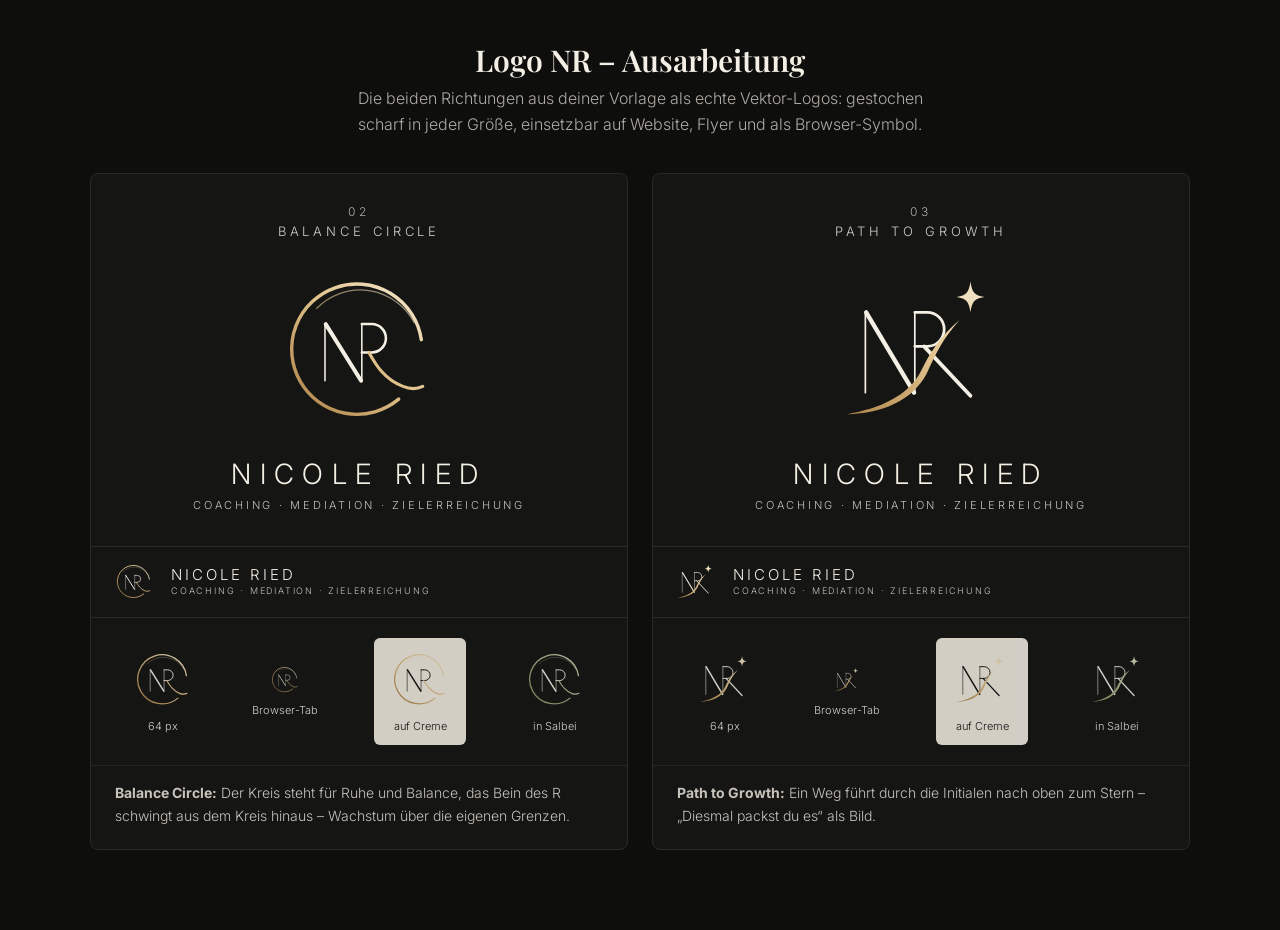
<file: logo-nr.html>
<!doctype html>
<html lang="de">
<head>
  <meta charset="utf-8">
  <meta name="viewport" content="width=device-width, initial-scale=1">
  <title>Logo NR</title>
  <link href="https://fonts.googleapis.com/css2?family=Inter:wght@300;400&family=Playfair+Display:wght@600&display=swap" rel="stylesheet">
  <style>
    :root { --ink:#151513; --cream:#f4efe4; --sage:#c3c8a2; }
    * { box-sizing: border-box; }
    body { margin: 0; background: #0e0e0d; color: var(--cream); font: 300 16px/1.6 Inter, sans-serif; padding: 40px 16px 80px; }
    h1 { font: 600 30px "Playfair Display", serif; text-align: center; margin: 0 0 6px; }
    .intro { text-align: center; opacity: .7; margin: 0 auto 36px; max-width: 60ch; }
    .grid { max-width: 1100px; margin: 0 auto; display: grid; grid-template-columns: repeat(auto-fit, minmax(min(100%, 480px), 1fr)); gap: 24px; }
    .card { background: var(--ink); border: 1px solid #2a2a26; border-radius: 8px; overflow: hidden; }
    .num { text-align: center; letter-spacing: .3em; font-size: 12px; opacity: .7; padding-top: 28px; }
    .title { text-align: center; letter-spacing: .3em; font-size: 13px; opacity: .85; }
    .lockup { text-align: center; padding: 24px 16px 32px; }
    .lockup svg { width: 190px; height: 170px; }
    .lockup .name { font-size: 28px; letter-spacing: .3em; margin-top: 8px; }
    .lockup .sub { font-size: 11px; letter-spacing: .25em; opacity: .8; white-space: nowrap; }
    .row { display: flex; align-items: center; justify-content: space-around; gap: 16px; padding: 20px; border-top: 1px solid #2a2a26; flex-wrap: wrap; }
    .row figure { margin: 0; text-align: center; font-size: 11px; opacity: .85; }
    .row .light { background: var(--cream); color: var(--ink); border-radius: 6px; padding: 10px 14px; }
    .header-demo { display: flex; align-items: center; gap: 14px; padding: 14px 20px; border-top: 1px solid #2a2a26; }
    .header-demo svg { width: 46px; height: 42px; flex: none; }
    .header-demo .n { font-size: 15px; letter-spacing: .2em; line-height: 1.25; }
    .header-demo .s { font-size: 9px; letter-spacing: .2em; opacity: .8; white-space: nowrap; }
    .note { padding: 16px 24px 22px; border-top: 1px solid #2a2a26; font-size: 14px; opacity: .8; }
  </style>
</head>
<body>
  <h1>Logo NR – Ausarbeitung</h1>
  <p class="intro">Die beiden Richtungen aus deiner Vorlage als echte Vektor-Logos: gestochen scharf in jeder Größe, einsetzbar auf Website, Flyer und als Browser-Symbol.</p>

  <svg width="0" height="0" style="position:absolute" aria-hidden="true">
    <defs>
      <linearGradient id="gold" gradientUnits="userSpaceOnUse" x1="10" y1="110" x2="110" y2="10">
        <stop offset="0" stop-color="#a87b3f"/>
        <stop offset=".55" stop-color="#e2c48f"/>
        <stop offset="1" stop-color="#f7ecd6"/>
      </linearGradient>
      <linearGradient id="sage" gradientUnits="userSpaceOnUse" x1="10" y1="110" x2="110" y2="10">
        <stop offset="0" stop-color="#7f8a5a"/>
        <stop offset="1" stop-color="#dfe3c6"/>
      </linearGradient>
    </defs>

    <!-- 02 Balance Circle -->
    <symbol id="balance" viewBox="0 0 120 120">
      <g fill="none" stroke-linecap="round" stroke-linejoin="round">
        <!-- Kreis wie ein Pinselstrich: Hauptbogen + feiner, versetzter Begleitbogen -->
        <path style="stroke: var(--accent)" stroke-width="2.4" d="M88 94A46 46 0 1 1 104 52"/>
        <path style="stroke: var(--accent)" stroke-width=".9" opacity=".6" d="M30 30A43 43 0 0 1 99 40"/>
        <!-- N -->
        <path stroke="currentColor" stroke-width="1.1" d="M36 41v40M62 81V41"/>
        <path stroke="currentColor" stroke-width="2.8" d="M36.5 41 61.5 81"/>
        <!-- R teilt sich den Stamm mit dem N, Bein schwingt aus dem Kreis -->
        <path stroke="currentColor" stroke-width="1.8" d="M62 41h7a10 10 0 0 1 0 20h-7"/>
        <path style="stroke: var(--accent)" stroke-width="2.2" d="M67 61c5 9 11 19 24 24 5 2 10 2 14 0"/>
      </g>
    </symbol>

    <!-- 03 Path to Growth -->
    <symbol id="growth" viewBox="0 0 120 110">
      <g fill="none" stroke-linecap="round" stroke-linejoin="round">
        <!-- N -->
        <path stroke="currentColor" stroke-width="1.1" d="M24 30v52M56 82V30"/>
        <path stroke="currentColor" stroke-width="2.8" d="M24.5 30 55.5 82"/>
        <!-- R -->
        <path stroke="currentColor" stroke-width="1.8" d="M56 30h8a11 11 0 0 1 0 22h-8"/>
        <path stroke="currentColor" stroke-width="2.4" d="M62 52 92 84"/>
        <!-- Weg, der durch die Buchstaben nach oben führt -->
        <path style="fill: var(--accent)" stroke="none" d="M12 96C34 92 52 84 60 68 66 56 72 46 85 35 74 47 69 58 63.5 70 54 87 36 95 12 96Z"/>
      </g>
      <!-- Stern -->
      <path style="fill: var(--accent)" d="M92 10c1 7 2.5 9 9 10-6.5 1-8 3-9 10-1-7-2.5-9-9-10 6.5-1 8-3 9-10Z"/>
    </symbol>
  </svg>

  <div class="grid">
    <div class="card" style="--accent: url(#gold)">
      <div class="num">02</div><div class="title">BALANCE CIRCLE</div>
      <div class="lockup">
        <svg><use href="#balance"/></svg>
        <div class="name">NICOLE RIED</div>
        <div class="sub">COACHING · MEDIATION · ZIELERREICHUNG</div>
      </div>
      <div class="header-demo"><svg><use href="#balance"/></svg><div><div class="n">NICOLE RIED</div><div class="s">COACHING · MEDIATION · ZIELERREICHUNG</div></div></div>
      <div class="row">
        <figure><svg width="64" height="64"><use href="#balance"/></svg><br>64 px</figure>
        <figure><svg width="32" height="32"><use href="#balance"/></svg><br>Browser-Tab</figure>
        <figure class="light" style="--accent: url(#gold)"><svg width="64" height="64"><use href="#balance"/></svg><br>auf Creme</figure>
        <figure style="--accent: url(#sage)"><svg width="64" height="64"><use href="#balance"/></svg><br>in Salbei</figure>
      </div>
      <div class="note"><strong>Balance Circle:</strong> Der Kreis steht für Ruhe und Balance, das Bein des R schwingt aus dem Kreis hinaus – Wachstum über die eigenen Grenzen.</div>
    </div>

    <div class="card" style="--accent: url(#gold)">
      <div class="num">03</div><div class="title">PATH TO GROWTH</div>
      <div class="lockup">
        <svg><use href="#growth"/></svg>
        <div class="name">NICOLE RIED</div>
        <div class="sub">COACHING · MEDIATION · ZIELERREICHUNG</div>
      </div>
      <div class="header-demo"><svg><use href="#growth"/></svg><div><div class="n">NICOLE RIED</div><div class="s">COACHING · MEDIATION · ZIELERREICHUNG</div></div></div>
      <div class="row">
        <figure><svg width="64" height="64"><use href="#growth"/></svg><br>64 px</figure>
        <figure><svg width="32" height="32"><use href="#growth"/></svg><br>Browser-Tab</figure>
        <figure class="light"><svg width="64" height="64"><use href="#growth"/></svg><br>auf Creme</figure>
        <figure style="--accent: url(#sage)"><svg width="64" height="64"><use href="#growth"/></svg><br>in Salbei</figure>
      </div>
      <div class="note"><strong>Path to Growth:</strong> Ein Weg führt durch die Initialen nach oben zum Stern – „Diesmal packst du es“ als Bild.</div>
    </div>
  </div>
</body>
</html>
</file>
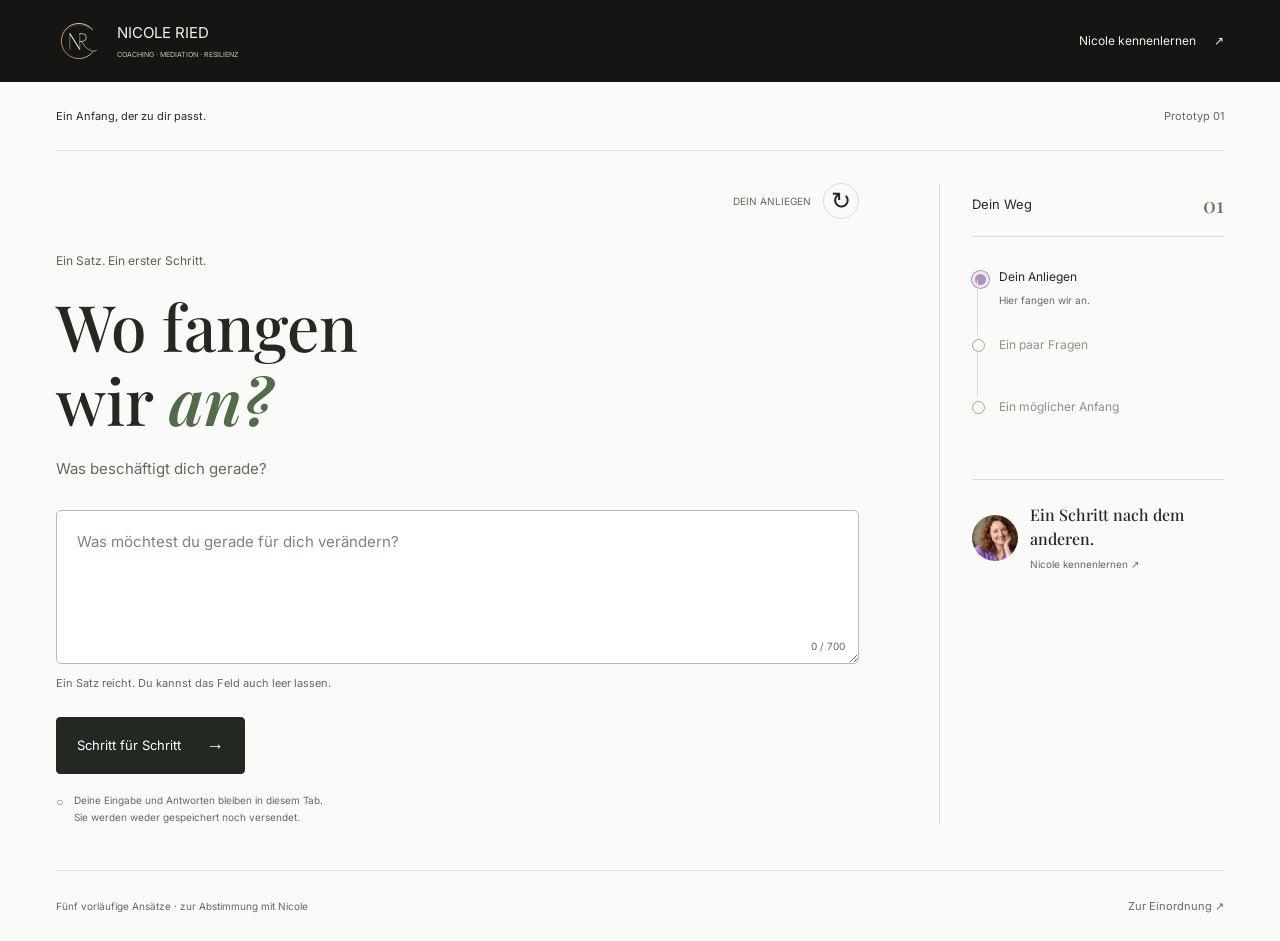
<file: orientierung.html>
<!doctype html>
<html lang="de">
<head>
  <meta charset="utf-8">
  <meta name="viewport" content="width=device-width, initial-scale=1">
  <meta name="robots" content="noindex, nofollow">
  <title>Wo fangen wir an? · Nicole Ried · Prototyp</title>
  <link rel="icon" href="assets/logo/favicon.svg" type="image/svg+xml">
  <link rel="stylesheet" href="wordpress-theme/nicole-ried/assets/fonts/fonts.css">
  <link rel="stylesheet" href="wordpress-theme/nicole-ried/assets/orientierung/style.css">
  <script type="module" src="wordpress-theme/nicole-ried/assets/orientierung/app.mjs"></script>
</head>
<body>
  <a class="skip-link" href="#stage">Zum Fragenweg</a>
  <header class="site-header">
    <div class="header-inner">
      <a class="brand" href="index.html" aria-label="Nicole Ried – zur Startseite">
        <svg viewBox="0 0 120 120" aria-hidden="true"><defs><linearGradient id="gold" x1="0" y1="1" x2="1" y2="0"><stop stop-color="#a87b3f"/><stop offset=".55" stop-color="#e2c48f"/><stop offset="1" stop-color="#f7ecd6"/></linearGradient></defs><g fill="none" stroke-linecap="round" stroke-linejoin="round"><path stroke="url(#gold)" stroke-width="2.4" d="M95.2 89.6A46 46 0 1 1 95.2 30.4"/><path stroke="url(#gold)" stroke-width=".9" opacity=".6" d="M30 30A43 43 0 0 1 87.6 27.1"/><path stroke="currentColor" stroke-width="1.1" d="M36 81V41M62 81V41"/><path stroke="currentColor" stroke-width="2.8" d="M36.5 41 61.5 81"/><path stroke="currentColor" stroke-width="1.8" d="M62 41h7a10 10 0 0 1 0 20h-7"/><path stroke="url(#gold)" stroke-width="2.2" d="M67 61c5 9 11 19 24 24 5 2 10 2 14 0"/></g></svg>
        <span>NICOLE RIED<small>COACHING · MEDIATION · RESILIENZ</small></span>
      </a>
      <a class="header-link" href="kennenlernen.html">Nicole kennenlernen <span aria-hidden="true">↗</span></a>
    </div>
  </header>

  <main class="orientation-page">
    <div class="page-top"><span>Ein Anfang, der zu dir passt.</span><span class="prototype">Prototyp 01</span></div>
    <div class="journey-layout">
      <section class="stage" id="stage" aria-labelledby="stage-title">
        <div class="step-toolbar">
          <button id="back" class="text-button" type="button" hidden title="Eine Frage zurück"><span aria-hidden="true">←</span> Zurück</button>
          <span class="eyebrow" id="step-count">Dein Anliegen</span>
          <button id="restart" class="restart" type="button" title="Neu beginnen" aria-label="Neu beginnen" disabled><span aria-hidden="true">↻</span></button>
        </div>
        <p class="section-label" id="stage-label">Ein Satz. Ein erster Schritt.</p>
        <h1 id="stage-title" tabindex="-1">Wo fangen<br>wir <em>an?</em></h1>
        <p class="stage-description" id="stage-description">Was beschäftigt dich gerade?</p>

        <form id="intro-form" autocomplete="off">
          <label for="concern" class="sr-only">Was beschäftigt dich gerade? Deine Eingabe ist freiwillig.</label>
          <div class="concern-field"><textarea id="concern" rows="4" maxlength="700" autocomplete="off" placeholder="Was möchtest du gerade für dich verändern?" aria-describedby="input-hint privacy-note"></textarea><span id="character-count" aria-hidden="true">0 / 700</span></div>
          <p class="input-hint" id="input-hint">Ein Satz reicht. Du kannst das Feld auch leer lassen.</p>
          <button class="primary-button" id="start" type="submit" disabled>Schritt für Schritt <span aria-hidden="true">→</span></button>
          <p class="privacy-note" id="privacy-note"><span aria-hidden="true">○</span> Deine Eingabe und Antworten bleiben in diesem Tab.<br>Sie werden weder gespeichert noch versendet.</p>
        </form>

        <div id="question-panel" hidden><div id="options" class="answers" role="group" aria-labelledby="stage-title"></div><p class="question-note">Auch „Nicht sicher“ ist eine Antwort. Du musst dich nicht festlegen.</p></div>

        <div id="result-panel" hidden>
          <p class="result-kind" id="result-kind"></p>
          <div class="reasons"><h2>Warum dieser Vorschlag?</h2><ul id="reason-list"></ul></div>
          <div id="first-step" class="first-step"><span class="eyebrow">Ein Gedanke für dich</span><p id="first-step-question"></p></div>
          <a class="primary-button" id="result-action" href="mailto:hallo@nicoleried.com?subject=Orientierungsgespr%C3%A4ch">Mit Nicole darüber sprechen <span aria-hidden="true">↗</span></a>
          <p class="result-note" id="result-note"></p>
          <button class="text-button result-back" id="review" type="button">Letzte Antwort noch einmal ansehen <span aria-hidden="true">↗</span></button>
        </div>

        <p class="load-status" id="load-status" role="status">Fragenweg wird geladen …</p>
        <button class="text-button" id="retry" type="button" hidden>Erneut laden ↻</button>
        <noscript><p>Für den Fragenweg muss JavaScript aktiviert sein. <a href="kennenlernen.html">Hier kannst du Nicole kennenlernen.</a></p></noscript>
      </section>

      <aside class="rail" aria-labelledby="path-title">
        <div class="rail-heading"><h2 id="path-title">Dein Weg</h2><span id="path-count">01</span></div>
        <div id="concern-preview" class="concern-preview" hidden><span class="eyebrow">Was dich herführt</span><p id="concern-text"></p><button class="text-button" id="edit-concern" type="button" title="Anliegen bearbeiten und den Fragenweg neu beginnen">Anliegen bearbeiten ↗</button></div>
        <ol class="path" id="path"><li class="path-current"><span>Dein Anliegen</span><small>Hier fangen wir an.</small></li><li class="path-pending"><span>Ein paar Fragen</span></li><li class="path-pending"><span>Ein möglicher Anfang</span></li></ol>
        <div class="nicole-note"><img src="assets/img/portrait.jpg" width="52" height="52" alt="Nicole Ried"><div><span>Ein Schritt nach dem anderen.</span><a href="kennenlernen.html">Nicole kennenlernen ↗</a></div></div>
      </aside>
    </div>
    <footer class="page-footer"><span>Fünf vorläufige Ansätze · zur Abstimmung mit Nicole</span><button class="text-button" id="about" type="button">Zur Einordnung ↗</button></footer>
  </main>

  <div id="announcer" class="sr-only" aria-live="polite" aria-atomic="true"></div>
  <dialog id="restart-dialog" aria-labelledby="restart-title"><button class="dialog-close" data-close aria-label="Schließen" title="Schließen">×</button><p class="eyebrow">Noch einmal von vorn</p><h2 id="restart-title">Neu anfangen?</h2><p>Deine Eingabe und bisherigen Antworten in diesem Durchgang werden verworfen.</p><div class="dialog-actions"><button class="secondary-button" data-close type="button">Beim bisherigen Weg bleiben</button><button class="primary-button" id="confirm-restart" type="button">Neu beginnen</button></div></dialog>
  <dialog id="about-dialog" aria-labelledby="about-title"><button class="dialog-close" data-close aria-label="Schließen" title="Schließen">×</button><p class="eyebrow">Zur Einordnung</p><h2 id="about-title">Ein möglicher Anfang.</h2><p>Der Vorschlag entsteht aus deinen ausgewählten Antworten. Dein freier Text wird nicht automatisch analysiert. Du ordnest dein Thema im Fragenweg selbst ein.</p><p>Die fünf Arbeitsansätze sind vorläufige Vorschläge für diesen Prototypen. Welche Angebote Nicole tatsächlich macht und was für dein Anliegen passt, muss noch mit ihr abgestimmt werden.</p><p>Das Ergebnis ist eine erste Orientierung. Es ersetzt keine persönliche fachliche Einschätzung.</p><p>Deine Angaben bleiben im Arbeitsspeicher dieses Tabs. Beim Neuladen oder Schließen endet der Durchgang. Wenn du den Kontaktlink nutzt, öffnet sich eine leere E-Mail mit Betreff. Dein Anliegen und deine Antworten werden nicht übernommen.</p></dialog>
</body>
</html>
</file>
<file: wordpress-theme/nicole-ried/assets/fonts/fonts.css>
/* latin-ext */
@font-face {
  font-family: 'Inter';
  font-style: normal;
  font-weight: 300;
  font-display: swap;
  src: url(inter-normal-latin-ext.woff2) format('woff2');
  unicode-range: U+0100-02BA, U+02BD-02C5, U+02C7-02CC, U+02CE-02D7, U+02DD-02FF, U+0304, U+0308, U+0329, U+1D00-1DBF, U+1E00-1E9F, U+1EF2-1EFF, U+2020, U+20A0-20AB, U+20AD-20C4, U+2113, U+2C60-2C7F, U+A720-A7FF;
}
/* latin */
@font-face {
  font-family: 'Inter';
  font-style: normal;
  font-weight: 300;
  font-display: swap;
  src: url(inter-normal-latin.woff2) format('woff2');
  unicode-range: U+0000-00FF, U+0131, U+0152-0153, U+02BB-02BC, U+02C6, U+02DA, U+02DC, U+0304, U+0308, U+0329, U+2000-206F, U+20AC, U+2122, U+2191, U+2193, U+2212, U+2215, U+FEFF, U+FFFD;
}
/* latin-ext */
@font-face {
  font-family: 'Inter';
  font-style: normal;
  font-weight: 400;
  font-display: swap;
  src: url(inter-normal-latin-ext.woff2) format('woff2');
  unicode-range: U+0100-02BA, U+02BD-02C5, U+02C7-02CC, U+02CE-02D7, U+02DD-02FF, U+0304, U+0308, U+0329, U+1D00-1DBF, U+1E00-1E9F, U+1EF2-1EFF, U+2020, U+20A0-20AB, U+20AD-20C4, U+2113, U+2C60-2C7F, U+A720-A7FF;
}
/* latin */
@font-face {
  font-family: 'Inter';
  font-style: normal;
  font-weight: 400;
  font-display: swap;
  src: url(inter-normal-latin.woff2) format('woff2');
  unicode-range: U+0000-00FF, U+0131, U+0152-0153, U+02BB-02BC, U+02C6, U+02DA, U+02DC, U+0304, U+0308, U+0329, U+2000-206F, U+20AC, U+2122, U+2191, U+2193, U+2212, U+2215, U+FEFF, U+FFFD;
}
/* latin-ext */
@font-face {
  font-family: 'Inter';
  font-style: normal;
  font-weight: 500;
  font-display: swap;
  src: url(inter-normal-latin-ext.woff2) format('woff2');
  unicode-range: U+0100-02BA, U+02BD-02C5, U+02C7-02CC, U+02CE-02D7, U+02DD-02FF, U+0304, U+0308, U+0329, U+1D00-1DBF, U+1E00-1E9F, U+1EF2-1EFF, U+2020, U+20A0-20AB, U+20AD-20C4, U+2113, U+2C60-2C7F, U+A720-A7FF;
}
/* latin */
@font-face {
  font-family: 'Inter';
  font-style: normal;
  font-weight: 500;
  font-display: swap;
  src: url(inter-normal-latin.woff2) format('woff2');
  unicode-range: U+0000-00FF, U+0131, U+0152-0153, U+02BB-02BC, U+02C6, U+02DA, U+02DC, U+0304, U+0308, U+0329, U+2000-206F, U+20AC, U+2122, U+2191, U+2193, U+2212, U+2215, U+FEFF, U+FFFD;
}
/* latin-ext */
@font-face {
  font-family: 'Playfair Display';
  font-style: italic;
  font-weight: 600;
  font-display: swap;
  src: url(playfair-display-italic-latin-ext.woff2) format('woff2');
  unicode-range: U+0100-02BA, U+02BD-02C5, U+02C7-02CC, U+02CE-02D7, U+02DD-02FF, U+0304, U+0308, U+0329, U+1D00-1DBF, U+1E00-1E9F, U+1EF2-1EFF, U+2020, U+20A0-20AB, U+20AD-20C4, U+2113, U+2C60-2C7F, U+A720-A7FF;
}
/* latin */
@font-face {
  font-family: 'Playfair Display';
  font-style: italic;
  font-weight: 600;
  font-display: swap;
  src: url(playfair-display-italic-latin.woff2) format('woff2');
  unicode-range: U+0000-00FF, U+0131, U+0152-0153, U+02BB-02BC, U+02C6, U+02DA, U+02DC, U+0304, U+0308, U+0329, U+2000-206F, U+20AC, U+2122, U+2191, U+2193, U+2212, U+2215, U+FEFF, U+FFFD;
}
/* latin-ext */
@font-face {
  font-family: 'Playfair Display';
  font-style: normal;
  font-weight: 500;
  font-display: swap;
  src: url(playfair-display-normal-latin-ext.woff2) format('woff2');
  unicode-range: U+0100-02BA, U+02BD-02C5, U+02C7-02CC, U+02CE-02D7, U+02DD-02FF, U+0304, U+0308, U+0329, U+1D00-1DBF, U+1E00-1E9F, U+1EF2-1EFF, U+2020, U+20A0-20AB, U+20AD-20C4, U+2113, U+2C60-2C7F, U+A720-A7FF;
}
/* latin */
@font-face {
  font-family: 'Playfair Display';
  font-style: normal;
  font-weight: 500;
  font-display: swap;
  src: url(playfair-display-normal-latin.woff2) format('woff2');
  unicode-range: U+0000-00FF, U+0131, U+0152-0153, U+02BB-02BC, U+02C6, U+02DA, U+02DC, U+0304, U+0308, U+0329, U+2000-206F, U+20AC, U+2122, U+2191, U+2193, U+2212, U+2215, U+FEFF, U+FFFD;
}
/* latin-ext */
@font-face {
  font-family: 'Playfair Display';
  font-style: normal;
  font-weight: 600;
  font-display: swap;
  src: url(playfair-display-normal-latin-ext.woff2) format('woff2');
  unicode-range: U+0100-02BA, U+02BD-02C5, U+02C7-02CC, U+02CE-02D7, U+02DD-02FF, U+0304, U+0308, U+0329, U+1D00-1DBF, U+1E00-1E9F, U+1EF2-1EFF, U+2020, U+20A0-20AB, U+20AD-20C4, U+2113, U+2C60-2C7F, U+A720-A7FF;
}
/* latin */
@font-face {
  font-family: 'Playfair Display';
  font-style: normal;
  font-weight: 600;
  font-display: swap;
  src: url(playfair-display-normal-latin.woff2) format('woff2');
  unicode-range: U+0000-00FF, U+0131, U+0152-0153, U+02BB-02BC, U+02C6, U+02DA, U+02DC, U+0304, U+0308, U+0329, U+2000-206F, U+20AC, U+2122, U+2191, U+2193, U+2212, U+2215, U+FEFF, U+FFFD;
}
/* latin-ext */
@font-face {
  font-family: 'Playfair Display';
  font-style: normal;
  font-weight: 700;
  font-display: swap;
  src: url(playfair-display-normal-latin-ext.woff2) format('woff2');
  unicode-range: U+0100-02BA, U+02BD-02C5, U+02C7-02CC, U+02CE-02D7, U+02DD-02FF, U+0304, U+0308, U+0329, U+1D00-1DBF, U+1E00-1E9F, U+1EF2-1EFF, U+2020, U+20A0-20AB, U+20AD-20C4, U+2113, U+2C60-2C7F, U+A720-A7FF;
}
/* latin */
@font-face {
  font-family: 'Playfair Display';
  font-style: normal;
  font-weight: 700;
  font-display: swap;
  src: url(playfair-display-normal-latin.woff2) format('woff2');
  unicode-range: U+0000-00FF, U+0131, U+0152-0153, U+02BB-02BC, U+02C6, U+02DA, U+02DC, U+0304, U+0308, U+0329, U+2000-206F, U+20AC, U+2122, U+2191, U+2193, U+2212, U+2215, U+FEFF, U+FFFD;
}
</file>
<file: wordpress-theme/nicole-ried/assets/css/kennenlernen.css>
:root{--ink:#242823;--muted:#62695f;--paper:#fafbf8;--sage:#dfe9d6;--lilac:#e9e2f0;--pink:#f4dce0;--line:#d7ddd2;--serif:'Playfair Display',Georgia,serif;--sans:Inter,Arial,sans-serif;--width:1180px}
*{box-sizing:border-box}html{scroll-behavior:smooth;scroll-padding-top:92px}body{margin:0;background:var(--paper);color:var(--ink);font:400 16px/1.7 var(--sans);letter-spacing:0}button,a{-webkit-tap-highlight-color:transparent}button{font:inherit;color:inherit;cursor:pointer}a{color:inherit;text-underline-offset:5px}button:focus-visible,a:focus-visible,summary:focus-visible{outline:3px solid #6a507f;outline-offset:6px}h1,h2,h3,h4,p{margin:0}h1,h2,h3{font-family:var(--serif);font-weight:500;line-height:1.12;text-wrap:balance}em{font-weight:600}button span,a span{pointer-events:none}[hidden]{display:none!important}.skip-link{position:fixed;top:8px;left:8px;transform:translateY(-150%);z-index:100;background:white;padding:12px}.skip-link:focus{transform:none}.eyebrow,.section-index,.draft-label{font-size:11px;line-height:1.5;text-transform:uppercase;letter-spacing:0}.header{min-height:86px;max-width:1320px;margin:auto;padding:18px 40px;display:flex;align-items:center;justify-content:space-between;gap:24px}.brand{display:flex;align-items:center;gap:12px;text-decoration:none;flex-shrink:0}.brand img{width:45px;height:45px}.brand>span{font-size:19px}.brand small{display:block;font-size:9px;line-height:1.6}.header nav{display:flex;align-items:center;gap:38px;font-size:12px}.header nav a{text-decoration:none}.header nav a:last-child{border-bottom:1px solid var(--ink);padding:6px 0}.header nav a span{margin-left:14px}.nav-current{color:var(--muted)}.voice{padding:30px 40px 30px;max-width:1320px;margin:auto;position:relative;min-height:660px;display:flex;flex-direction:column;align-items:center}.voice-top{display:flex;align-self:stretch;justify-content:space-between;border-top:1px solid var(--line);padding-top:18px}.draft-label{color:var(--muted)}.voice h1{font-size:84px;text-align:center;margin-top:44px;line-height:1.06}.voice h1 em{color:#526b48}.voice-intro{text-align:center;font-size:15px;color:var(--muted);margin-top:24px}.voice-track{margin-top:32px;position:relative;width:min(100%,760px);min-height:122px;display:flex;align-items:center;justify-content:center}.wave{position:absolute;inset:10px 0 45px;display:flex;align-items:center;justify-content:space-between;gap:4px;overflow:hidden;mask-image:linear-gradient(90deg,transparent,#000 15%,#000 85%,transparent)}.wave i{display:block;width:2px;flex:none;background:#9aab8a;border-radius:1px}.play-button{width:74px;height:74px;position:relative;border:0;border-radius:50%;background:var(--ink);color:white;display:grid;place-items:center;box-shadow:0 0 0 15px var(--paper);transition:background .2s,transform .2s}.play-button span{font-size:19px;margin-left:4px}.play-button:hover{background:#526b48;transform:scale(1.04)}.track-caption{position:absolute;top:102px;font-size:12px;text-align:center}.track-caption small{display:block;color:var(--muted);font-size:10px;margin-top:3px}.voice-bottom{align-self:stretch;display:flex;justify-content:space-between;align-items:center;margin-top:66px;font-size:12px}.text-link{padding:0;border:0;background:none;text-decoration:underline;text-underline-offset:5px;font-size:12px}.text-link span{margin-left:8px}.scroll-link{text-decoration:none}.scroll-link span{display:inline-block;margin-left:20px;font-size:20px}.person,.thoughts,.order{padding:32px max(40px,calc((100% - var(--width))/2)) 90px}.section-index{display:flex;justify-content:space-between;gap:24px;border-top:1px solid currentColor;padding-top:16px;color:var(--muted)}.person{background:var(--lilac)}.person .section-index{border-color:#cbc0d5}.person-grid{display:grid;grid-template-columns:1fr 1fr;gap:80px;align-items:center;margin-top:66px}.portrait{position:relative;align-self:start}.portrait>img{display:block;width:100%;height:auto;aspect-ratio:1.12;object-fit:cover;object-position:48% 40%;filter:saturate(.8)}.video-button{display:flex;align-items:center;gap:14px;width:100%;padding:20px 22px;border:0;background:var(--ink);color:white;text-align:left;font-size:13px}.video-button>span:last-child{margin-left:auto;font-size:24px}.video-play{width:34px;height:34px;display:grid;place-items:center;border:1px solid #929b8d;border-radius:50%;font-size:10px;flex-shrink:0}.video-button small{display:block;font-size:10px;color:#b5bfaf;margin-top:3px}.video-button:hover{background:#3e4c37}.person-text h2{font-size:42px;margin:18px 0 26px}.person-text>p:not(.eyebrow){font-size:14px;margin-bottom:18px;max-width:47ch}.person-closing{font-weight:500}.signature{font-family:var(--serif);font-style:italic;font-size:34px;display:block;margin-top:24px;color:#695178}.thoughts{background:#f7f7f2;padding-bottom:0}.thought-heading{display:flex;justify-content:space-between;align-items:end;margin-top:55px;gap:32px}.thought-heading h2,.order-heading h2{font-size:58px}.thought-heading>p,.order-heading>p{font-size:14px;color:var(--muted)}.thought-map{position:relative;height:650px;margin-top:16px}.connections{position:absolute;inset:0;width:100%;height:100%;pointer-events:none}.map-center{position:absolute;left:42%;top:40%;font-family:var(--serif);font-size:28px;line-height:1.25;transform:rotate(-6deg);text-align:center}.map-center em{color:#6f557c}.thought{position:absolute;border:0;border-radius:3px;padding:20px 46px 22px 23px;min-height:118px;text-align:left;box-shadow:0 3px 0 rgba(40,45,35,.05);font-family:var(--serif);font-size:23px;line-height:1.3;transition:transform .2s,box-shadow .2s;background:var(--sage);width:29%;max-width:340px}.thought:hover{transform:rotate(0) translateY(-5px);box-shadow:0 8px 18px #24282313;z-index:3}.thought-category{display:block;font-family:var(--sans);font-size:10px;margin-bottom:12px;color:#4c5846}.thought-plus{position:absolute;right:17px;bottom:20px;font:300 24px var(--sans)}.thought-a{left:3%;top:8%;transform:rotate(-5deg)}.thought-b{right:2%;top:5%;transform:rotate(4deg);background:var(--pink)}.thought-c{left:0;top:44%;transform:rotate(3deg);background:var(--lilac)}.thought-d{right:0;top:42%;transform:rotate(-4deg)}.thought-e{left:17%;bottom:4%;transform:rotate(-3deg);background:#f0e6ca}.thought-f{right:9%;bottom:3%;transform:rotate(5deg);background:#dce9e6}.map-note{position:absolute;font:italic 19px var(--serif);color:#858979;pointer-events:none}.note-a{left:39%;top:6%;transform:rotate(8deg)}.note-b{left:12%;top:34%;transform:rotate(-6deg)}.note-c{right:18%;top:33%;transform:rotate(7deg)}.thought-outro{text-align:center;padding:45px 0 68px}.thought-outro p{font:500 28px/1.3 var(--serif);margin-bottom:12px}.thought-outro a{text-decoration:none;font-size:13px}.thought-outro a span{margin-left:14px}.order{background:white;padding-bottom:80px}.order .section-index{color:#607153}.order-heading{display:flex;justify-content:space-between;align-items:end;gap:32px;margin:64px 0 60px}.order-heading h2 em{color:#526b48}.work{display:grid;grid-template-columns:1fr 1.25fr;gap:80px;border-top:1px solid var(--line);padding:35px 0 39px;scroll-margin-top:30px}.work:last-child{border-bottom:1px solid var(--line)}.work-name{display:flex;align-items:center;gap:22px;align-self:start}.work-no{font-size:11px;color:var(--muted)}.work-name h3{font-size:33px}.work-symbol{font-size:28px;margin-left:auto;color:#526b48}.sun-symbol{font-size:40px;line-height:1}.work-description h4{font-size:17px;font-weight:500;margin-bottom:10px}.work-description>p{color:var(--muted);font-size:14px;max-width:58ch}.topic-links{display:flex;flex-wrap:wrap;gap:8px 22px;margin-top:20px}.topic-links button{border:0;background:none;padding:4px 0;border-bottom:1px solid var(--line);font-size:11px}.topic-links button:hover{border-color:var(--ink)}.approach{display:grid;grid-template-columns:1fr 1.5fr;gap:16px 60px;padding:65px 0 45px}.approach>p:nth-child(2){font:500 32px/1.5 var(--serif)}.approach>span{grid-column:2;color:var(--muted);font-size:13px}.credentials{border-top:1px solid var(--line);border-bottom:1px solid var(--line)}.credentials summary{cursor:pointer;list-style:none;display:flex;justify-content:space-between;padding:20px 0;font-size:13px}.credentials summary::-webkit-details-marker{display:none}.credentials summary span{font-size:20px}.credentials[open] summary span{transform:rotate(45deg)}.credentials>p{padding-bottom:22px;max-width:70ch}.contact{background:#dfe9d6;text-align:center;padding:75px 24px 65px}.contact h2{font-size:70px;margin-top:28px}.contact .no-stress{font:600 italic 36px/1.3 var(--serif);color:#526b48;margin:22px 0 16px;transform:rotate(-5deg)}.contact>p:not(.no-stress){font-size:14px}.contact-button{display:inline-flex;align-items:center;gap:48px;background:var(--ink);color:#fff;text-decoration:none;padding:17px 24px;margin-top:27px;font-size:13px;border-radius:3px}.contact-button:hover{background:#425539}.contact-button span{font-size:20px}.contact-email{display:block;width:fit-content;margin:18px auto 0;font-size:11px;color:#4d5c44}footer{max-width:1320px;margin:auto;display:flex;justify-content:space-between;align-items:center;gap:22px;padding:25px 40px;font-size:10px;color:var(--muted)}footer a{text-decoration:none}footer>a:first-child{font-family:var(--serif);font-size:17px;color:var(--ink)}dialog{border:0;padding:50px 44px 38px;width:min(600px,calc(100% - 32px));max-height:calc(100dvh - 40px);background:var(--paper);color:var(--ink);border-radius:6px;box-shadow:0 20px 100px #0003}dialog::backdrop{background:#242823b8;backdrop-filter:blur(4px)}body:has(dialog[open]){overflow:hidden}.dialog-close{position:absolute;right:15px;top:10px;background:none;border:0;width:40px;height:40px;font-size:30px}.dialog-close:hover{color:#76518b}dialog h2{font-size:40px;margin:20px 0 26px}dialog>p:not(.eyebrow){margin-top:18px;font-size:14px}.draft-note{color:var(--muted);font-size:11px!important;line-height:1.7}.answer-lead{font-family:var(--serif);font-size:24px!important;line-height:1.5}.answer-path{display:flex;justify-content:space-between;gap:20px;margin-top:28px;padding:16px 0;border-top:1px solid var(--line);border-bottom:1px solid var(--line);text-decoration:none;font-size:13px}.interview-question{font:500 24px/1.5 var(--serif)!important}.work:target{background:#f1f5ed;outline:16px solid #f1f5ed}
@media(min-width:1600px){.voice{min-height:740px}.voice h1{margin-top:66px;font-size:96px}.voice-track{margin-top:45px}.voice-bottom{margin-top:85px}}
@media(max-width:1000px){.header{padding-inline:28px}.person,.thoughts,.order{padding-inline:28px}.person-grid{gap:36px}.person-text h2{font-size:34px}.person-text>p:not(.eyebrow){font-size:13px}.thought{font-size:19px;width:31%;padding-left:17px}.map-center{left:39%;font-size:25px}.work{gap:36px}.work-name h3{font-size:29px}.approach{gap:16px 36px}}
@media(max-width:700px){html{scroll-padding-top:20px}.header{padding:14px 20px;min-height:76px}.brand>span{font-size:17px}.brand img{width:38px;height:38px}.brand small{font-size:8px}.header nav{font-size:11px}.nav-current{display:none}.header nav a span{margin-left:6px}.voice{padding:12px 20px 26px;min-height:620px}.voice h1{font-size:55px;margin-top:60px}.voice-intro{font-size:13px;margin-top:24px}.voice-track{margin-top:35px}.voice-bottom{margin-top:76px}.voice-top .eyebrow,.draft-label{font-size:9px}.person,.thoughts,.order{padding:25px 20px 54px}.section-index{font-size:9px;gap:16px}.section-index>span:last-child{text-align:right}.person-grid{grid-template-columns:1fr;gap:36px;margin-top:36px}.portrait>img{aspect-ratio:1.45}.person-text h2{font-size:36px}.person-text>p:not(.eyebrow){font-size:14px;max-width:unset}.signature{margin-top:12px}.thoughts{padding-bottom:0;overflow:hidden}.thought-heading,.order-heading{display:block;margin-top:40px}.thought-heading h2,.order-heading h2{font-size:44px}.thought-heading>p,.order-heading>p{margin-top:22px;font-size:13px}.thought-map{height:auto;display:flex;flex-direction:column;gap:30px;padding:50px 6px 45px;margin-top:20px}.thought{position:relative;left:auto;right:auto;top:auto;bottom:auto;width:85%;max-width:none;font-size:22px;min-height:130px;padding:20px 42px 20px 22px}.thought:nth-of-type(even){align-self:flex-end}.thought:nth-of-type(odd){align-self:flex-start}.map-center,.map-note{display:none}.thought-outro{padding:0 0 54px}.thought-outro p{font-size:25px}.order-heading{margin-bottom:36px}.work{grid-template-columns:1fr;gap:20px;padding:28px 0}.work-name{gap:15px}.work-name h3{font-size:30px}.work-description h4{font-size:16px}.work-description>p{font-size:13px}.topic-links{gap:8px 16px}.approach{grid-template-columns:1fr;gap:22px;padding:40px 0}.approach>p:nth-child(2){font-size:28px}.approach>span{grid-column:1}.contact{padding:58px 20px 52px}.contact h2{font-size:50px}.contact .no-stress{font-size:31px}footer{padding:24px 20px;flex-wrap:wrap;gap:16px;font-size:9px}footer>span{order:3;flex-basis:100%}dialog{padding:45px 25px 28px}dialog h2{font-size:33px}.answer-lead{font-size:22px!important}}
@media(max-width:360px){.header nav a{font-size:10px}.brand{gap:6px}.brand img{width:32px;height:32px}.voice h1{font-size:48px}.thought{font-size:20px;width:90%}.contact h2{font-size:44px}.voice-bottom{font-size:11px}}
@media(min-width:701px) and (max-height:850px){.voice{min-height:0}.voice h1{font-size:76px;margin-top:28px}.voice-track{margin-top:18px}.voice-bottom{margin-top:40px}}
@media(max-width:700px) and (max-height:750px){.voice{min-height:0;padding-bottom:22px}.voice h1{font-size:48px;margin-top:30px}.voice-track{margin-top:24px}.voice-bottom{margin-top:50px}}
@media(prefers-reduced-motion:reduce){html{scroll-behavior:auto}*,*::before,*::after{transition:none!important;animation:none!important}}
</file>
<file: wordpress-theme/nicole-ried/assets/css/kennenlernen-header.css>
.site-header {
  position: sticky;
  top: 0;
  z-index: 50;
  background: #151513;
  color: #f4efe4;
}
.site-header .wrap { max-width: 1180px; margin: 0 auto; padding-inline: 24px; }
.site-header .nav {
  display: flex;
  align-items: center;
  justify-content: space-between;
  gap: 16px;
  min-height: 76px;
  padding-block: 12px;
}
.site-header .brand { gap: 18px; }
.site-header .brand svg { width: 48px; height: 48px; color: #f4efe4; flex: none; }
.site-header .brand-text { display: inline-grid; line-height: 1.15; }
.site-header .brand-name { font-size: 17px; letter-spacing: .2em; margin-right: -.2em; }
.site-header .brand-sub {
  width: 0;
  min-width: 100%;
  margin-top: 4px;
  white-space: nowrap;
  font-size: 7px;
  letter-spacing: .07em;
  text-align: justify;
  text-align-last: justify;
  opacity: .75;
}
.site-header .nav-cta {
  display: inline-flex;
  align-items: center;
  justify-content: center;
  gap: 12px;
  flex: 0 1 340px;
  min-width: 0;
  padding: 9px 18px;
  border: 1px solid #c3c8a2;
  border-radius: 999px;
  background: #c3c8a2;
  color: #151513;
  font: 400 13px/1.35 Inter, Arial, sans-serif;
  text-decoration: none;
  text-align: center;
  text-wrap: balance;
}
.site-header .nav-cta:hover { background: #f4efe4; }
.site-header .nav-cta svg { width: 18px; height: 18px; flex: none; }
body.admin-bar .site-header { top: 32px; }
@media (max-width: 820px) { .site-header .brand-sub { display: none; } }
@media (max-width: 782px) { body.admin-bar .site-header { top: 46px; } }
@media (max-width: 600px) { body.admin-bar .site-header { top: 0; } }
@media (max-width: 480px) {
  .site-header .wrap { padding-inline: 16px; }
  .site-header .brand { gap: 12px; }
  .site-header .brand svg { width: 38px; height: 38px; }
  .site-header .brand-name { font-size: 14px; }
  .site-header .nav-cta { padding: 8px 14px; font-size: 12px; gap: 8px; }
  .site-header .nav-cta svg { display: none; }
}
@media (max-width: 360px) {
  .site-header .brand { gap: 8px; }
  .site-header .brand svg { width: 32px; height: 32px; }
  .site-header .brand-name { font-size: 12px; letter-spacing: .1em; margin-right: -.1em; }
}
</file>
<file: wordpress-theme/nicole-ried/assets/orientierung/style.css>
:root {
  --ink: #242823;
  --muted: #62695f;
  --line: #d8dfd3;
  --paper: #fafbf8;
  --green: #526b48;
  --sage: #e2eadc;
  --lilac: #eee8f3;
  --serif: 'Playfair Display', Georgia, serif;
  --sans: Inter, Arial, sans-serif;
}
* { box-sizing: border-box; }
html { scroll-behavior: smooth; }
body { margin: 0; background: var(--paper); color: var(--ink); font: 400 15px/1.65 var(--sans); letter-spacing: 0; }
button, textarea { font: inherit; }
button, a { -webkit-tap-highlight-color: transparent; }
button { color: inherit; cursor: pointer; }
button:disabled { cursor: wait; opacity: .55; }
a { color: inherit; text-underline-offset: 4px; }
h1, h2, p { margin: 0; }
h1, h2 { font-family: var(--serif); font-weight: 500; line-height: 1.16; text-wrap: balance; }
button:focus-visible, a:focus-visible, textarea:focus-visible { outline: 3px solid #79578e; outline-offset: 5px; }
[hidden] { display: none !important; }
.sr-only { position: absolute; width: 1px; height: 1px; padding: 0; margin: -1px; overflow: hidden; clip: rect(0, 0, 0, 0); white-space: nowrap; border: 0; }
.skip-link { position: fixed; top: 8px; left: 8px; z-index: 100; background: white; padding: 10px; transform: translateY(-150%); }
.skip-link:focus { transform: none; }
.site-header { background: #151513; color: #f4efe4; }
.header-inner { max-width: 1240px; padding: 16px 36px; min-height: 82px; margin: auto; display: flex; align-items: center; justify-content: space-between; gap: 24px; }
.brand { display: flex; align-items: center; gap: 15px; text-decoration: none; flex-shrink: 0; }
.brand svg { width: 46px; height: 46px; flex: none; }
.brand > span { font-size: 15px; }
.brand small { display: block; font-size: 7px; margin-top: 3px; color: #c3c8a2; }
.header-link { font-size: 12px; text-decoration: none; }
.header-link span { margin-left: 15px; }
.orientation-page { max-width: 1240px; padding: 0 36px; margin: auto; }
.page-top { display: flex; justify-content: space-between; align-items: center; gap: 20px; padding: 25px 0; border-bottom: 1px solid var(--line); font-size: 11px; }
.prototype { color: var(--muted); }
.journey-layout { display: grid; grid-template-columns: minmax(0, 1fr) 285px; gap: 80px; padding: 32px 0 45px; }
.stage { min-height: 568px; scroll-margin-top: 110px; }
.step-toolbar { display: grid; grid-template-columns: 100px 1fr 36px; align-items: center; min-height: 36px; gap: 12px; margin-bottom: 32px; }
.step-toolbar > .eyebrow { grid-column: 2; text-align: right; }
.text-button { border: 0; background: transparent; padding: 5px 0; font-size: 11px; text-align: left; text-underline-offset: 5px; }
.text-button:hover { text-decoration: underline; }
.text-button > span { margin-right: 8px; }
.eyebrow { font-size: 10px; line-height: 1.6; text-transform: uppercase; color: var(--muted); }
.restart { width: 36px; height: 36px; grid-column: 3; border: 1px solid var(--line); border-radius: 50%; background: transparent; font-size: 24px; line-height: 1; }
.restart:hover { background: var(--sage); }
.section-label { color: var(--green); font-size: 12px; margin-bottom: 18px; }
.stage h1 { font-size: 46px; max-width: 24ch; }
.stage.intro h1 { font-size: 64px; }
.stage h1 em { color: var(--green); font-weight: 600; }
.stage h1:focus { outline: none; }
.stage-description { color: var(--muted); max-width: 56ch; font-size: 15px; margin-top: 20px; }
.concern-field { position: relative; margin-top: 28px; }
textarea { width: 100%; min-height: 150px; display: block; resize: vertical; max-height: 400px; padding: 18px 20px 32px; border: 1px solid #b7c0ae; border-radius: 5px; background: #fff; color: var(--ink); font-size: 15px; line-height: 1.7; }
textarea::placeholder { color: #7e8578; }
#character-count { position: absolute; right: 14px; bottom: 10px; font-size: 10px; color: var(--muted); pointer-events: none; }
.input-hint { color: var(--muted); font-size: 11px; margin-top: 10px; }
.primary-button { display: inline-flex; align-items: center; justify-content: space-between; gap: 25px; border: 1px solid var(--ink); border-radius: 4px; padding: 14px 20px; background: var(--ink); color: #fff; font: 400 13px/1.5 var(--sans); text-decoration: none; min-height: 50px; max-width: 100%; }
.primary-button > span { flex: none; font-size: 18px; }
.primary-button:hover { background: #43553a; border-color: #43553a; }
#intro-form > .primary-button { margin-top: 25px; }
.privacy-note { color: var(--muted); font-size: 10px; margin-top: 18px; padding-left: 18px; position: relative; }
.privacy-note > span { position: absolute; left: 0; font-size: 12px; }
.answers { display: grid; grid-template-columns: 1fr 1fr; gap: 12px; margin-top: 35px; }
.answer-button { border: 1px solid #b1bca6; border-radius: 5px; background: white; padding: 17px 18px; min-height: 62px; font-size: 15px; text-align: center; transition: border-color .15s, background .15s; }
.answer-button:hover { background: var(--sage); border-color: #6e825e; }
.answers:not(.topic-answers) .answer-button:last-child { grid-column: 1 / -1; background: transparent; border-color: var(--line); font-size: 12px; min-height: 44px; padding: 12px; }
.answers:not(.topic-answers) .answer-button:last-child:hover { background: var(--lilac); }
.topic-answers { grid-template-columns: 1fr; gap: 0; }
.topic-answers .answer-button { border: 0; border-bottom: 1px solid var(--line); border-radius: 0; min-height: 58px; padding: 15px 7px; background: transparent; text-align: left; display: flex; align-items: center; justify-content: space-between; gap: 16px; font-size: 14px; }
.topic-answers .answer-button:first-child { border-top: 1px solid var(--line); }
.topic-answers .answer-button:hover { background: var(--sage); }
.question-note { color: var(--muted); font-size: 11px; margin-top: 18px; max-width: 47ch; }
.rail { border-left: 1px solid var(--line); padding-left: 32px; padding-top: 7px; }
.rail-heading { display: flex; align-items: center; justify-content: space-between; padding-bottom: 18px; border-bottom: 1px solid var(--line); }
.rail h2 { font: 400 13px var(--sans); }
#path-count { font: 500 21px var(--serif); color: #6a765e; }
.concern-preview { margin-top: 25px; }
.concern-preview p { font: 500 19px/1.5 var(--serif); overflow-wrap: anywhere; margin-top: 8px; white-space: pre-wrap; }
.concern-preview .text-button { color: var(--muted); margin-top: 8px; font-size: 10px; }
.path { margin: 30px 0 0; padding: 0; list-style: none; }
.path li { position: relative; padding: 0 0 27px 27px; min-height: 62px; }
.path li:not(:last-child)::after { content: ''; position: absolute; left: 5px; top: 13px; bottom: 0; width: 1px; background: var(--line); }
.path li::before { content: ''; position: absolute; left: 0; top: 4px; width: 11px; height: 11px; border: 1px solid #9ea992; border-radius: 50%; background: var(--paper); }
.path li.path-done::before { background: #71855f; border-color: #71855f; }
.path li.path-current::before { background: #ad91bd; border: 3px solid var(--lilac); box-shadow: 0 0 0 1px #ad91bd; }
.path li.path-pending { color: #8d9487; }
.path li > span { display: block; font-size: 12px; }
.path li > small { display: block; font-size: 10px; margin-top: 5px; color: var(--muted); }
.path li button { display: block; border: 0; background: transparent; padding: 0; width: 100%; text-align: left; }
.path li button:hover > span { text-decoration: underline; text-underline-offset: 4px; }
.path li button > span { font-size: 12px; display: block; }
.path li button > small { display: block; color: var(--muted); font-size: 10px; margin-top: 4px; }
.nicole-note { border-top: 1px solid var(--line); padding-top: 23px; margin-top: 20px; display: flex; gap: 12px; align-items: center; }
.nicole-note img { display: block; width: 46px; height: 46px; border-radius: 50%; object-fit: cover; object-position: 48% 25%; flex: none; }
.nicole-note > div > span { font: 500 16px/1.45 var(--serif); display: block; }
.nicole-note a { font-size: 10px; color: var(--muted); display: block; text-decoration: none; margin-top: 6px; }
.result-kind { font-size: 11px; color: var(--green); margin: 22px 0; padding: 9px 0; border-block: 1px solid var(--line); }
.reasons { margin: 25px 0; }
.reasons h2 { font: 500 14px var(--sans); }
.reasons ul { padding-left: 18px; margin: 12px 0 0; color: var(--muted); font-size: 12px; }
.reasons li + li { margin-top: 8px; }
.first-step { border-left: 3px solid #ac94b9; padding: 5px 0 5px 20px; margin: 30px 0; }
.first-step p { font: 500 25px/1.5 var(--serif); margin-top: 10px; }
.result-note { color: var(--muted); font-size: 10px; margin-top: 14px; max-width: 62ch; }
.result-back { display: block; margin-top: 22px; }
.result-support .stage-label { color: #765c37; }
.result-support .result-kind { color: #765c37; }
.load-status { font-size: 12px; color: var(--muted); margin-top: 18px; }
.load-error { color: #8d3643; }
.page-footer { display: flex; flex-wrap: wrap; justify-content: space-between; align-items: center; gap: 18px; border-top: 1px solid var(--line); padding: 21px 0; font-size: 10px; color: var(--muted); }
dialog { width: min(560px, calc(100% - 32px)); max-height: calc(100dvh - 40px); padding: 44px 35px 30px; border: 0; border-radius: 6px; background: var(--paper); color: var(--ink); }
dialog::backdrop { background: #242823b8; }
body:has(dialog[open]) { overflow: hidden; }
dialog h2 { font-size: 34px; margin: 18px 0 23px; }
dialog p:not(.eyebrow) { font-size: 13px; margin-top: 15px; }
.dialog-close { position: absolute; top: 9px; right: 12px; width: 36px; height: 36px; border: 0; background: none; font-size: 27px; }
.dialog-actions { display: flex; flex-wrap: wrap; gap: 12px; margin-top: 25px; }
.secondary-button { border: 1px solid var(--line); border-radius: 4px; background: transparent; padding: 12px 16px; font-size: 12px; }
@media (max-width: 1000px) {
  .journey-layout { grid-template-columns: minmax(0, 1fr) 240px; gap: 40px; }
  .rail { padding-left: 24px; }
  .stage h1 { font-size: 38px; }
  .stage.intro h1 { font-size: 56px; }
}
@media (max-width: 740px) {
  .header-inner { padding: 15px 20px; min-height: 74px; gap: 16px; }
  .brand { gap: 9px; }
  .brand svg { width: 37px; height: 37px; }
  .brand > span { font-size: 13px; }
  .brand small { display: none; }
  .header-link { font-size: 10px; text-align: right; }
  .header-link span { margin-left: 5px; }
  .orientation-page { padding-inline: 20px; }
  .page-top { padding-block: 19px; font-size: 10px; }
  .journey-layout { grid-template-columns: 1fr; gap: 38px; padding-top: 20px; }
  .stage { min-height: 0; }
  .step-toolbar { margin-bottom: 27px; }
  .stage h1 { font-size: 34px; }
  .stage.intro h1 { font-size: 48px; }
  .section-label { font-size: 11px; margin-bottom: 14px; }
  .stage-description { font-size: 13px; margin-top: 18px; }
  textarea { font-size: 16px; min-height: 142px; padding: 15px 15px 30px; }
  .concern-field { margin-top: 22px; }
  .privacy-note { font-size: 9px; }
  .input-hint { font-size: 10px; }
  .answers { margin-top: 26px; }
  .answer-button { padding: 16px 12px; font-size: 14px; }
  .topic-answers .answer-button { font-size: 13px; }
  .rail { border-left: 0; border-top: 1px solid var(--line); padding: 25px 0 0; }
  .rail-heading { padding-bottom: 14px; }
  .path { margin-top: 24px; }
  .nicole-note { max-width: 350px; }
  .page-footer { align-items: flex-start; font-size: 9px; }
  .page-footer > span { max-width: 26ch; }
  .first-step p { font-size: 23px; }
  dialog { padding-inline: 25px; }
  dialog h2 { font-size: 30px; }
}
@media (prefers-reduced-motion: reduce) { html { scroll-behavior: auto; } * { transition: none !important; } }
</file>
